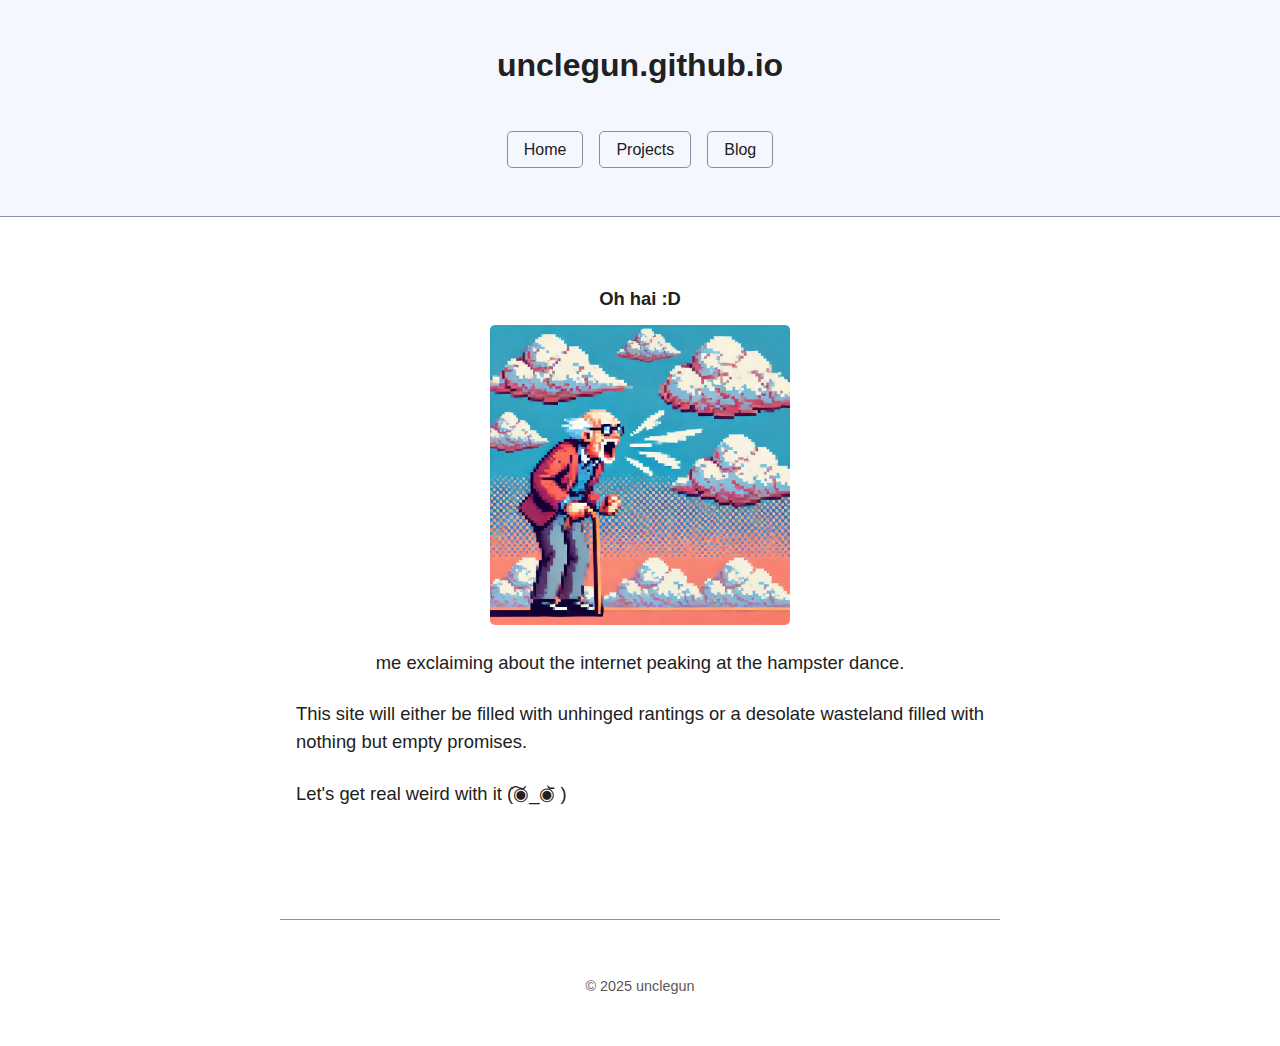
<file: index.html>
<!DOCTYPE html>
<html lang="en">
<head>
    <meta charset="UTF-8">
    <meta name="viewport" content="width=device-width, initial-scale=1.0">
    <title>home</title>
    <link rel="stylesheet" href="style.css">
</head>
<body>
    <header>
        <h3>unclegun.github.io</h3>
        <nav>
            <ul>
                <li><a href="index.html">Home</a></li>
                <li><a href="projects.html">Projects</a></li>
                <li><a href="blog.html">Blog</a></li>
            </ul>
        </nav>
    </header>

    <main>
        <section>
            <h2 class="p-intro">Oh hai :D</h2>
            <img class="img-home" src="img/old_man.png" alt="old">
            <p class="p-img">me exclaiming about the internet peaking at the hampster dance.</p>
            <p class="p-body">This site will either be filled with unhinged rantings or a desolate wasteland filled with nothing but empty promises.</p>
            <p class="p-body">Let's get real weird with it (͠◉_◉᷅ )</p>
        </section>
    </main>

    <footer>
        <p>&copy; 2025 unclegun</p>
    </footer>
</body>
</html>
</file>
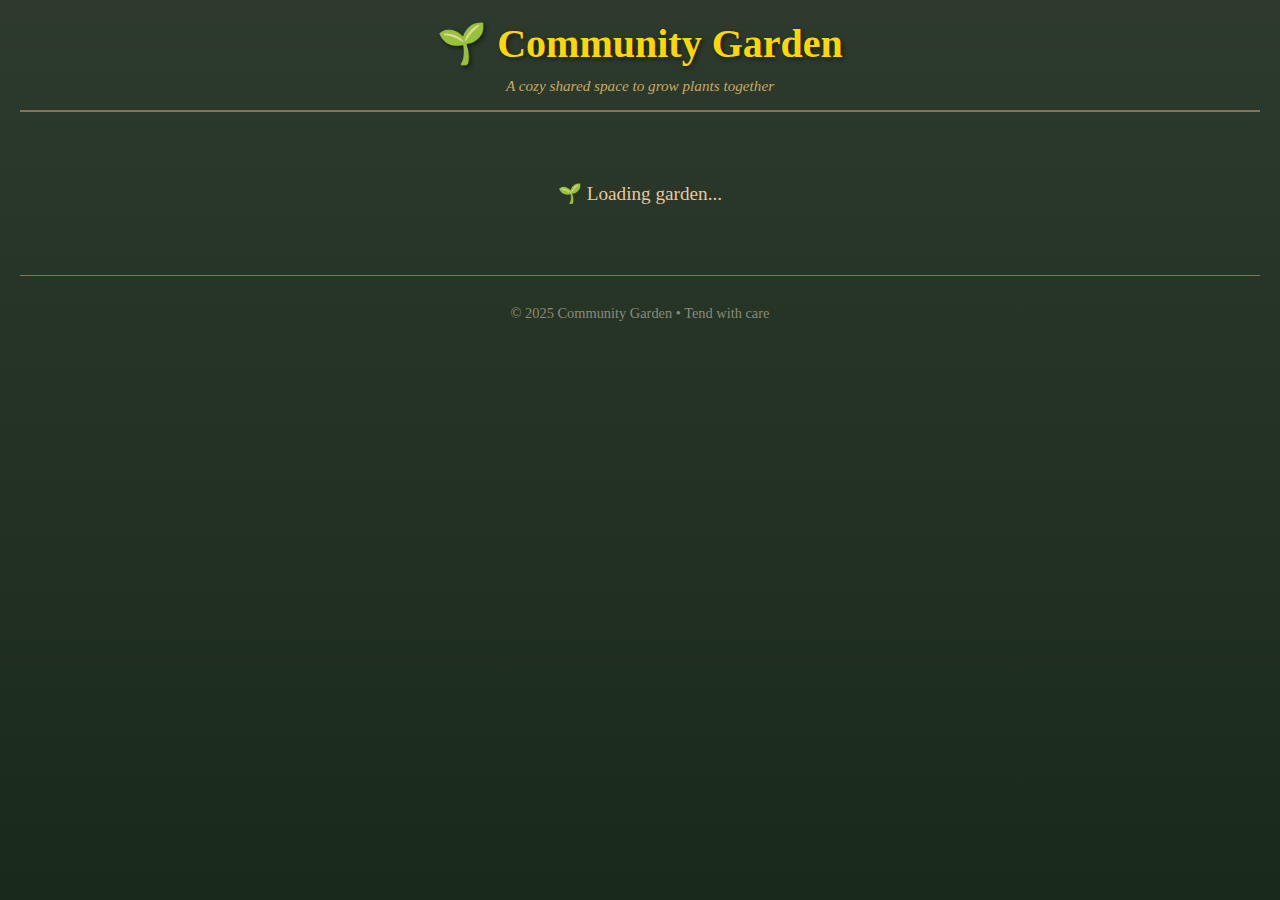
<file: garden/index.html>
<!DOCTYPE html>
<html lang="en">
<head>
    <meta charset="UTF-8">
    <meta name="viewport" content="width=device-width, initial-scale=1.0">
    <title>Community Garden</title>
    <link rel="stylesheet" href="styles.css">
</head>
<body>
    <header>
        <h1>🌱 Community Garden</h1>
        <p>A cozy shared space to grow plants together</p>
    </header>

    <main>
        <!-- Loading message -->
        <div id="loading-msg" style="text-align: center; padding: 40px; color: #e8c89f; font-size: 1.2rem;">
            🌱 Loading garden...
        </div>
    </main>

    <footer>
        <p>&copy; 2025 Community Garden • Tend with care</p>
    </footer>

    <!-- Scripts in order: utilities first, then app -->
    <script src="prng.js"></script>
    <script src="genes.js"></script>
    <script src="state.js"></script>
    <script src="net.js"></script>
    <script src="render.js"></script>
    <script src="app.js"></script>
</body>
</html>
</file>
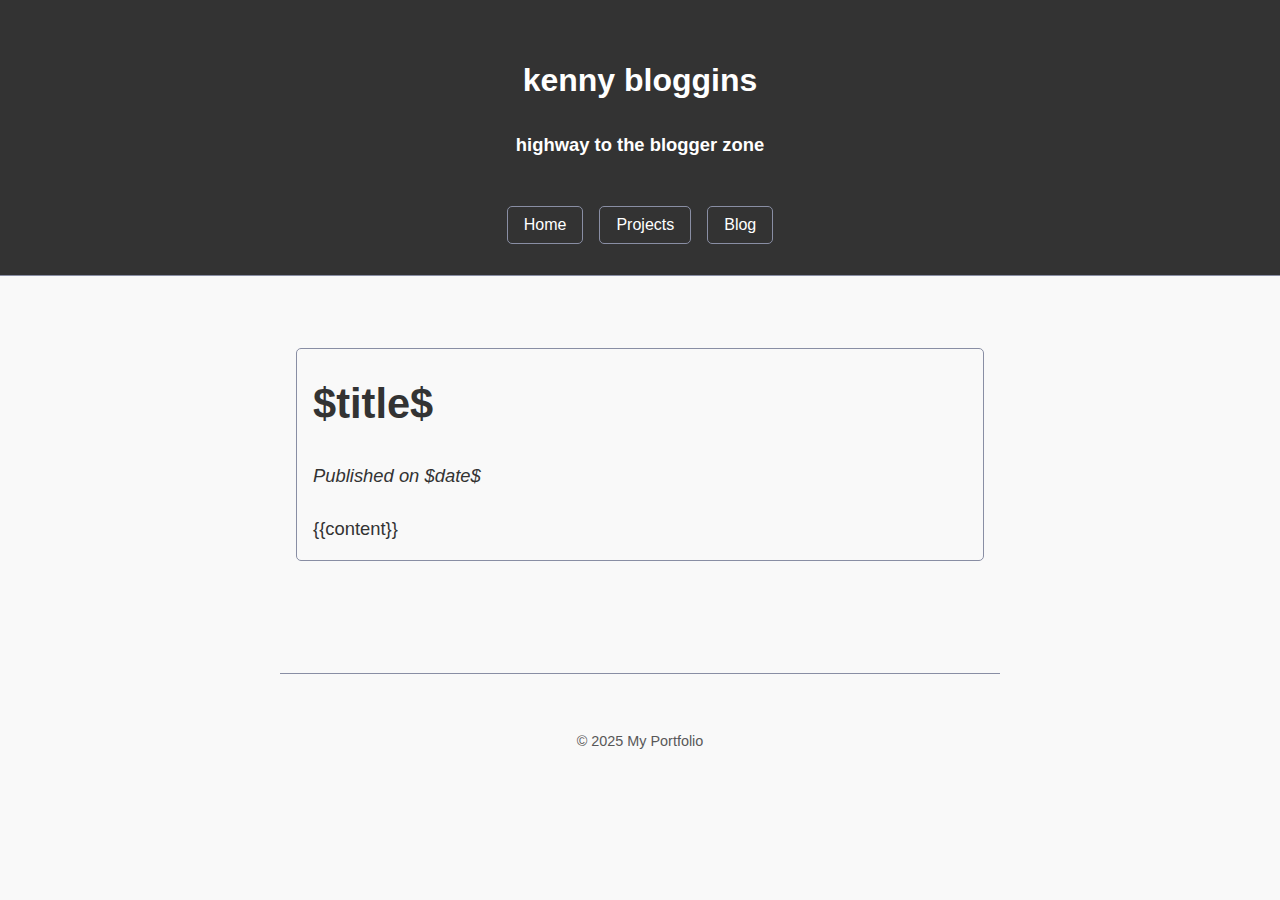
<file: blog-template.html>
<!DOCTYPE html>
<html lang="en">
<head>
    <meta charset="UTF-8">
    <meta name="viewport" content="width=device-width, initial-scale=1.0">
    <title>$title$</title>
    <link rel="stylesheet" href="../style.css">
</head>
<body class="blog-post">
    <header class="blog-header">
        <h3><a href="../index.html">kenny bloggins</a></h3>
        <h5>highway to the blogger zone</h5>
        <nav>
            <ul>
                <li><a href="../index.html">Home</a></li>
                <li><a href="../projects.html">Projects</a></li>
                <li><a href="../blog.html">Blog</a></li>
            </ul>
        </nav>
    </header>
    
    <main>
        <section>
            <article>
                <h2>$title$</h2>
                <p><em>Published on $date$</em></p>
                <div>
                    {{content}}
                </div>
            </article>
        </section>
    </main>
    
    <footer>
        <p>&copy; 2025 My Portfolio</p>
    </footer>
</body>
</html>
</file>
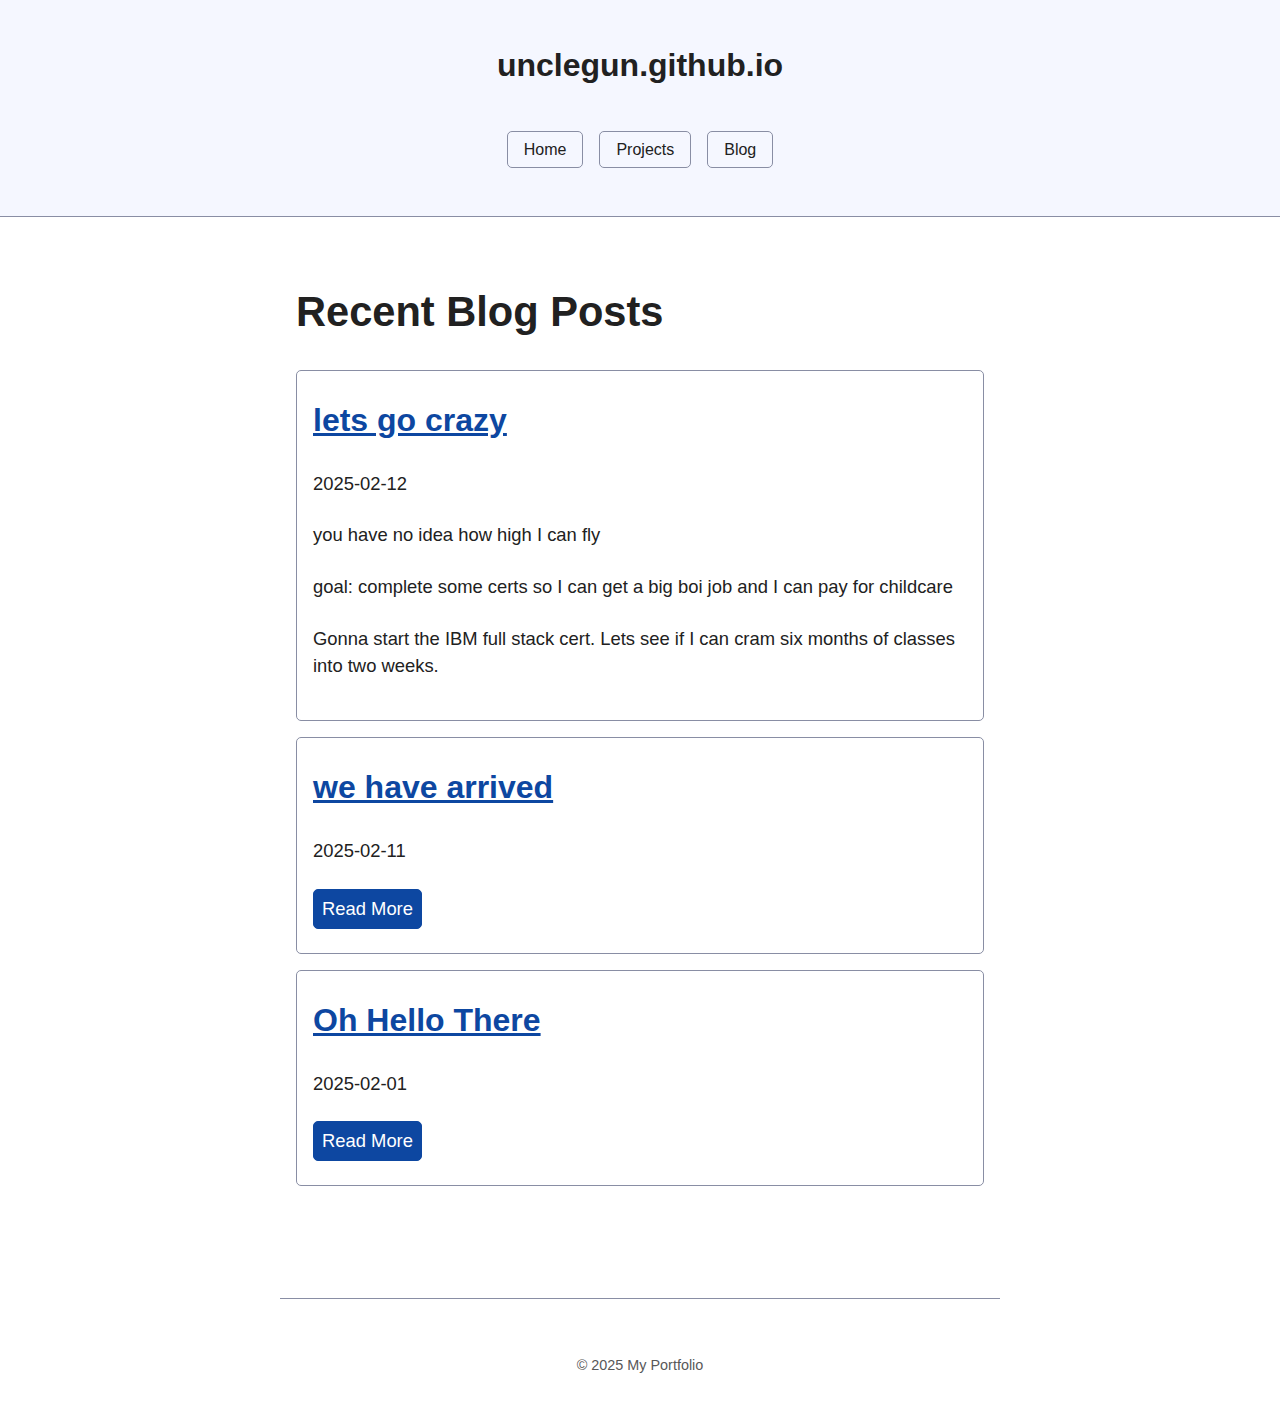
<file: blog.html>
<!DOCTYPE html>
<html lang="en">
<head>
    <meta charset="UTF-8">
    <meta name="viewport" content="width=device-width, initial-scale=1.0">
    <title>Blog</title>
    <link rel="stylesheet" href="style.css">
    <script defer src="script.js"></script>
</head>
<body>
    <header>
        <h3>unclegun.github.io</h3>
        <nav>
            <ul>
                <li><a href="index.html">Home</a></li>
                <li><a href="projects.html">Projects</a></li>
                <li><a href="blog.html">Blog</a></li>
            </ul>
        </nav>
    </header>

    <main>
        <section>
            <h2>Recent Blog Posts</h2>
            <div id="blog-posts">
                <!-- Blog posts will be dynamically loaded here -->
            </div>
        </section>
    </main>

    <footer>
        <p>&copy; 2025 My Portfolio</p>
    </footer>
</body>
</html>
</file>
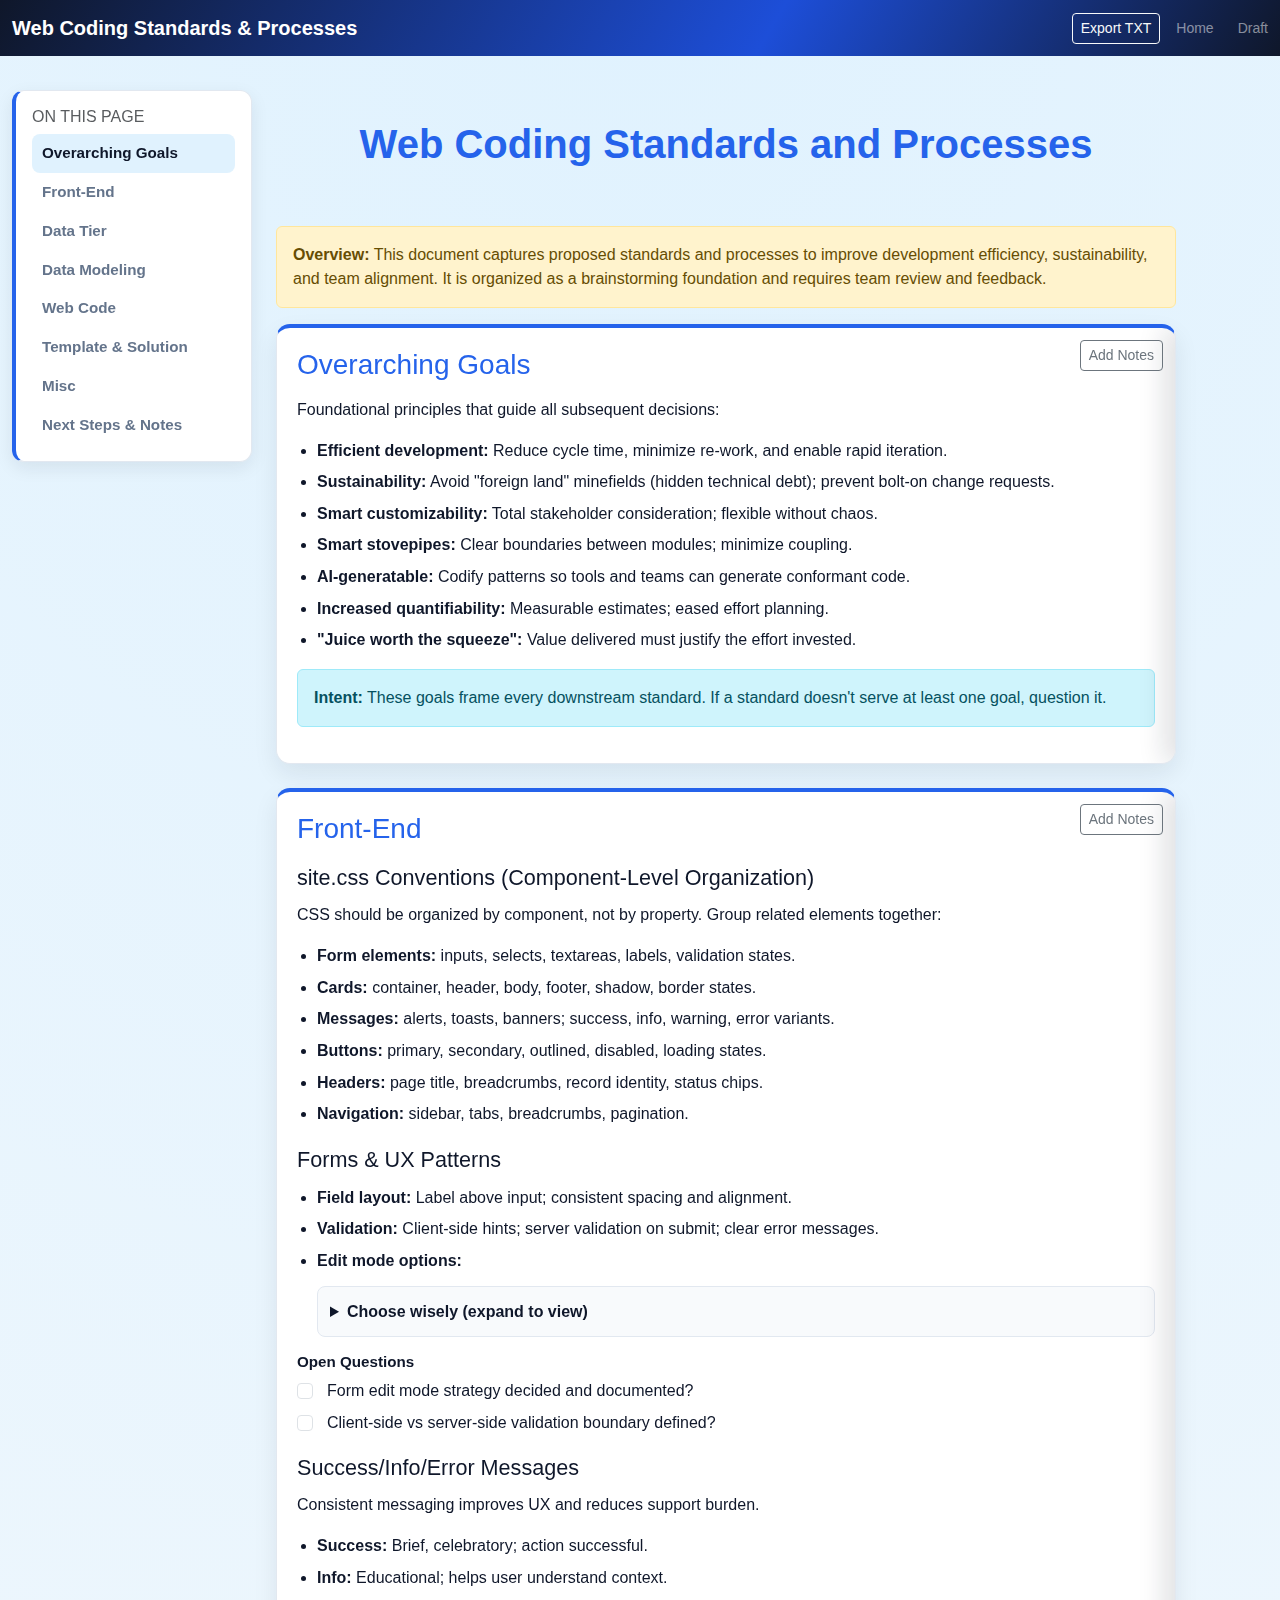
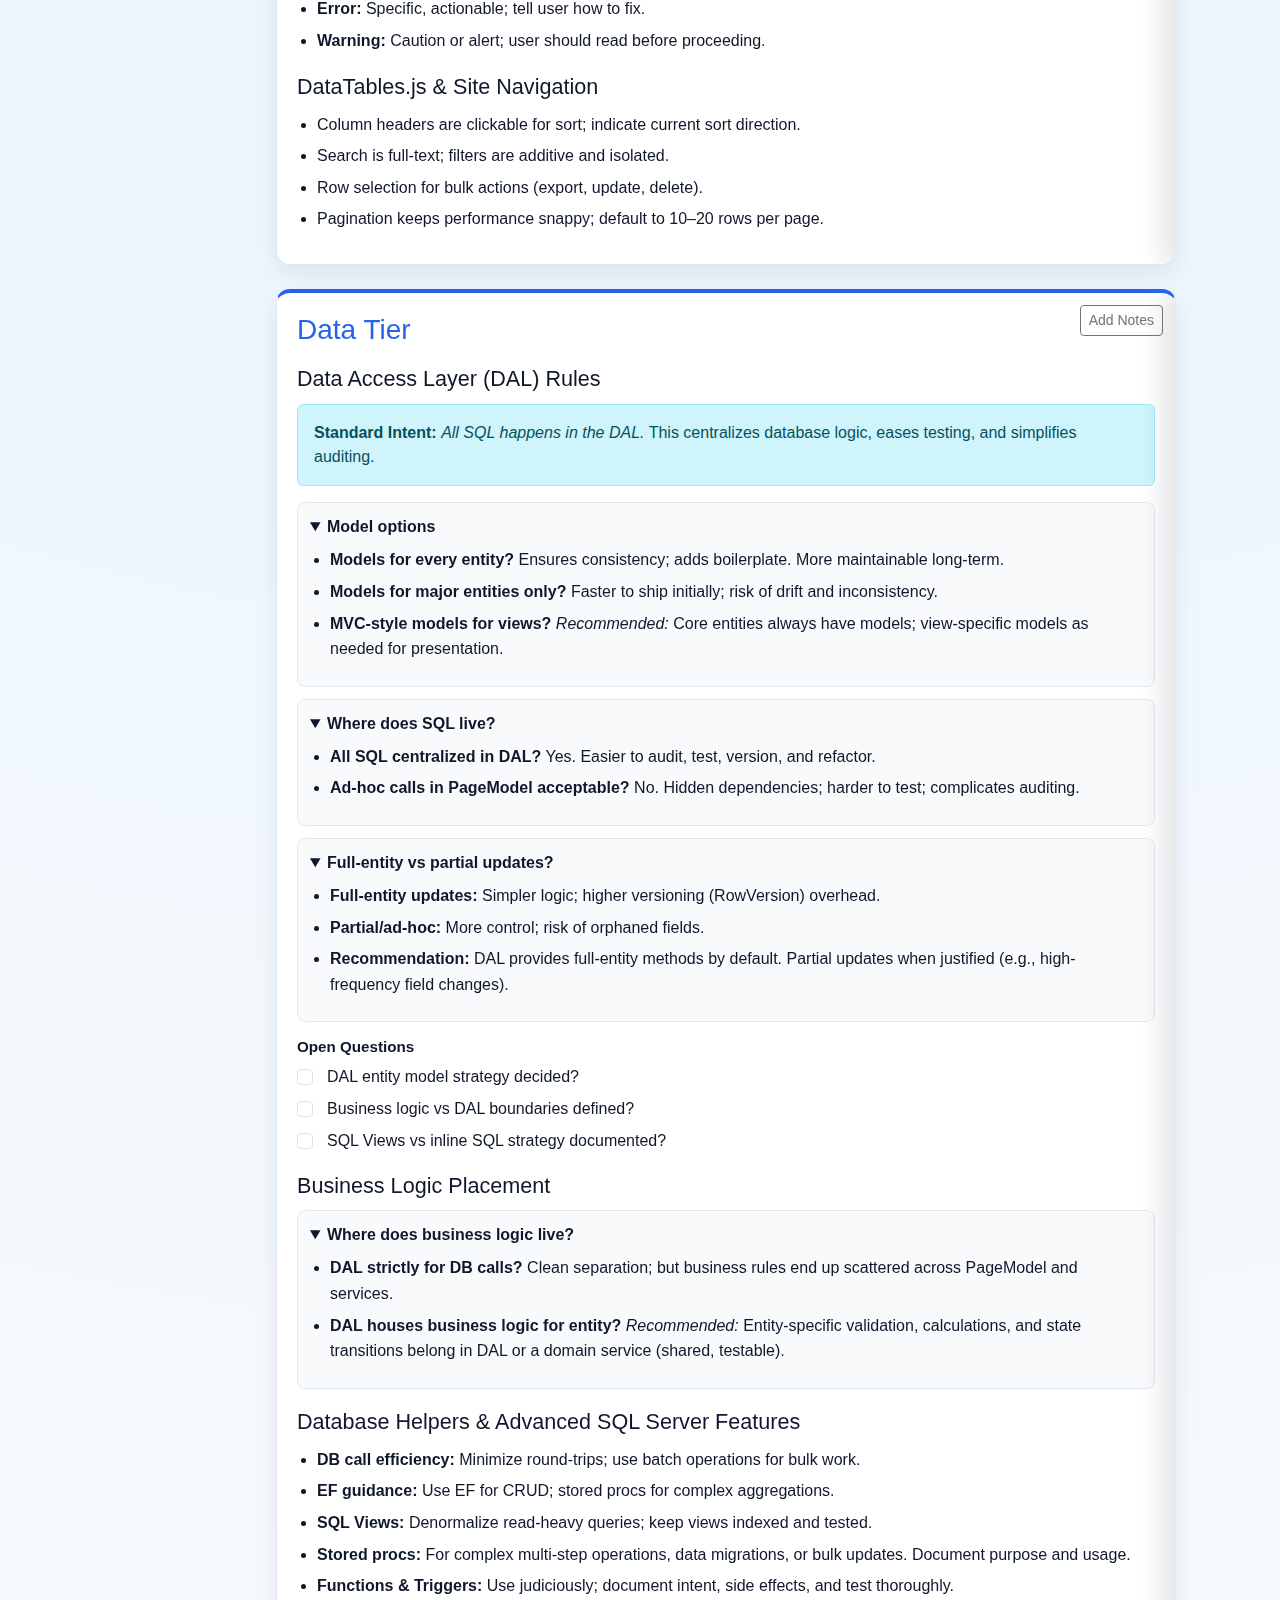
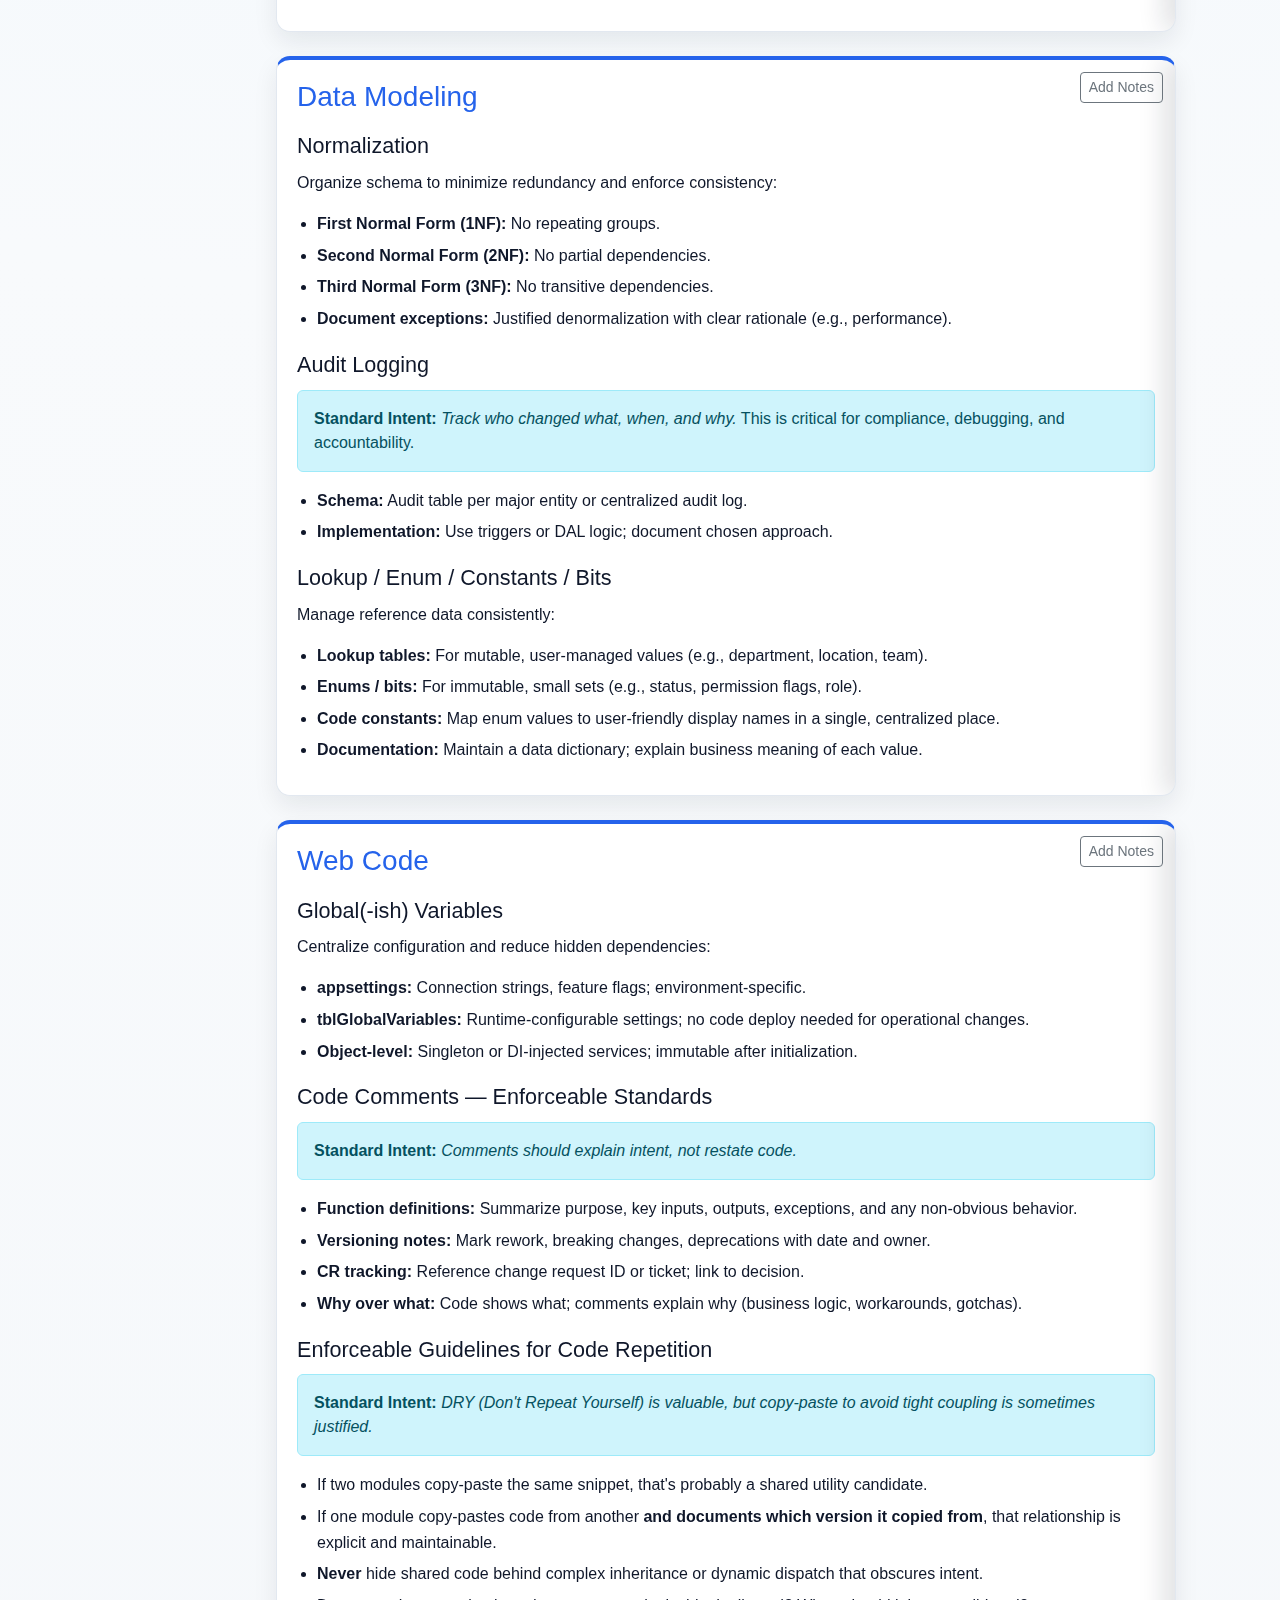
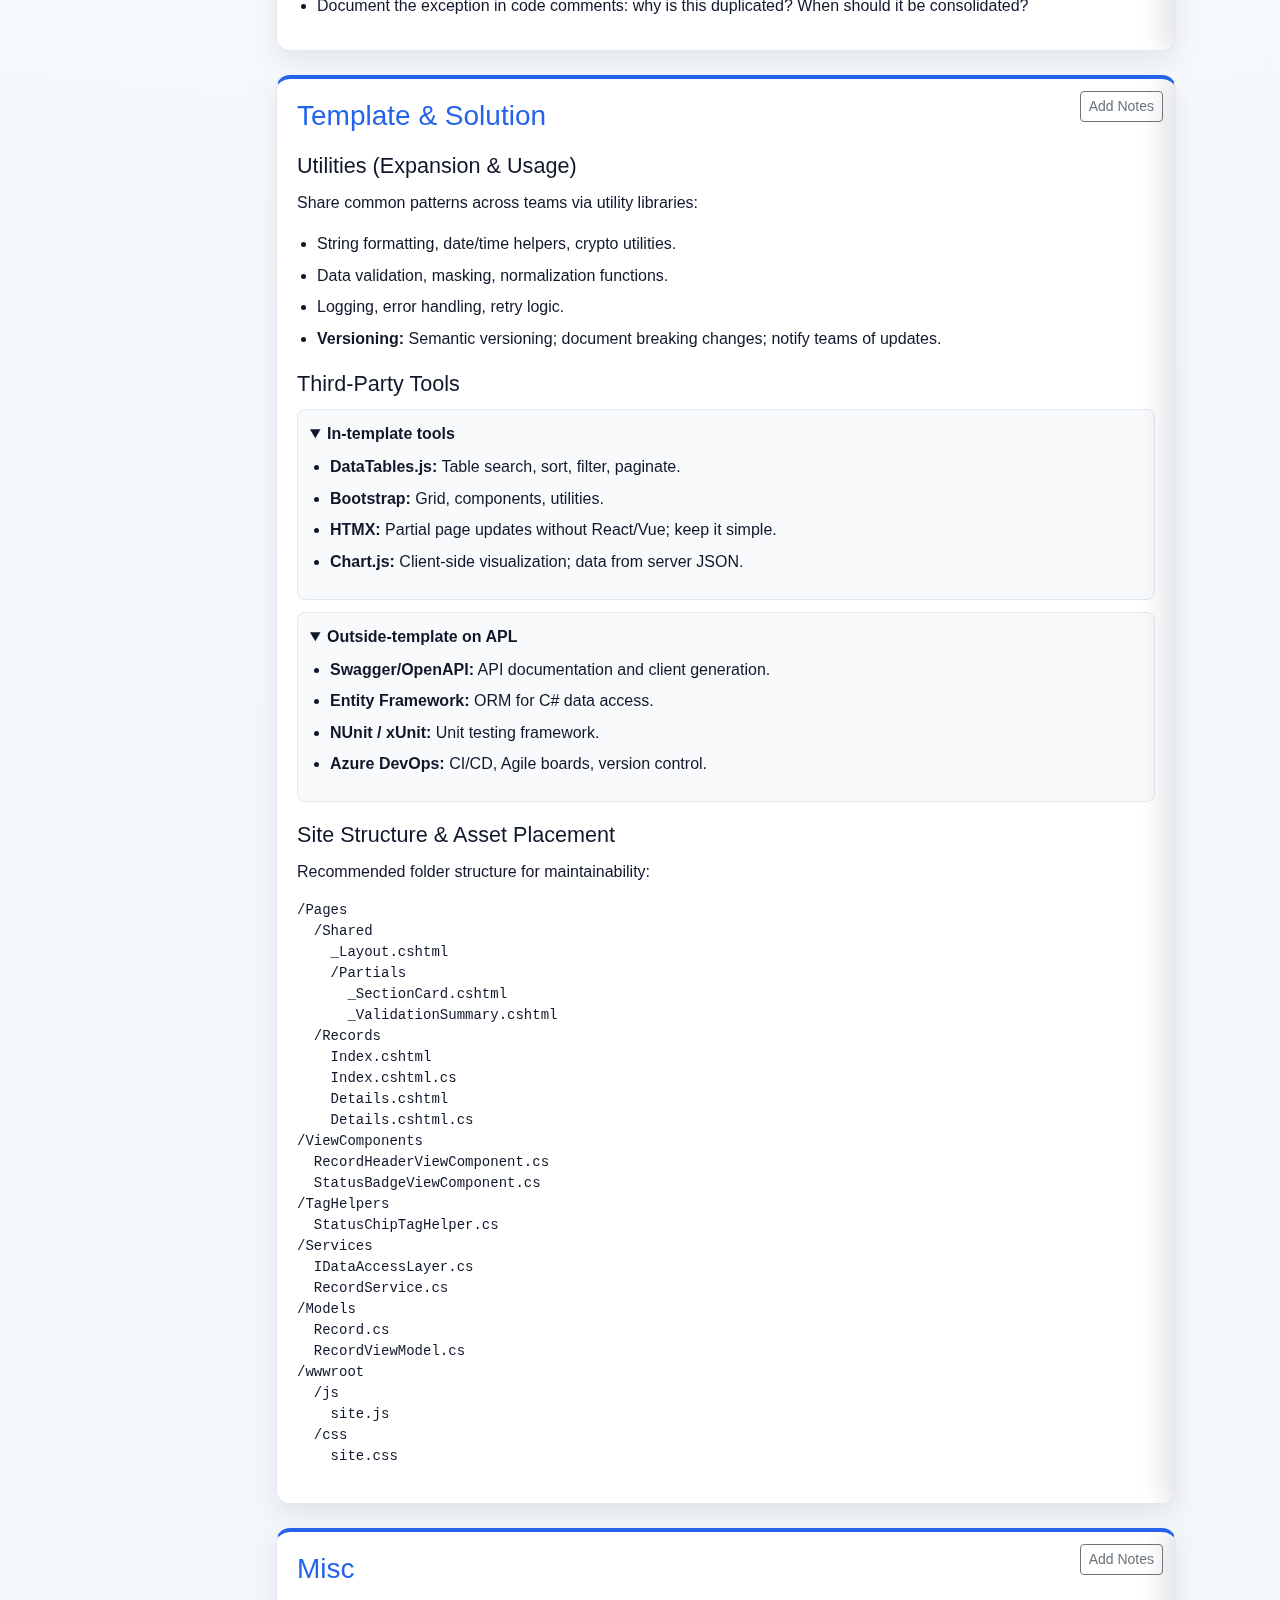
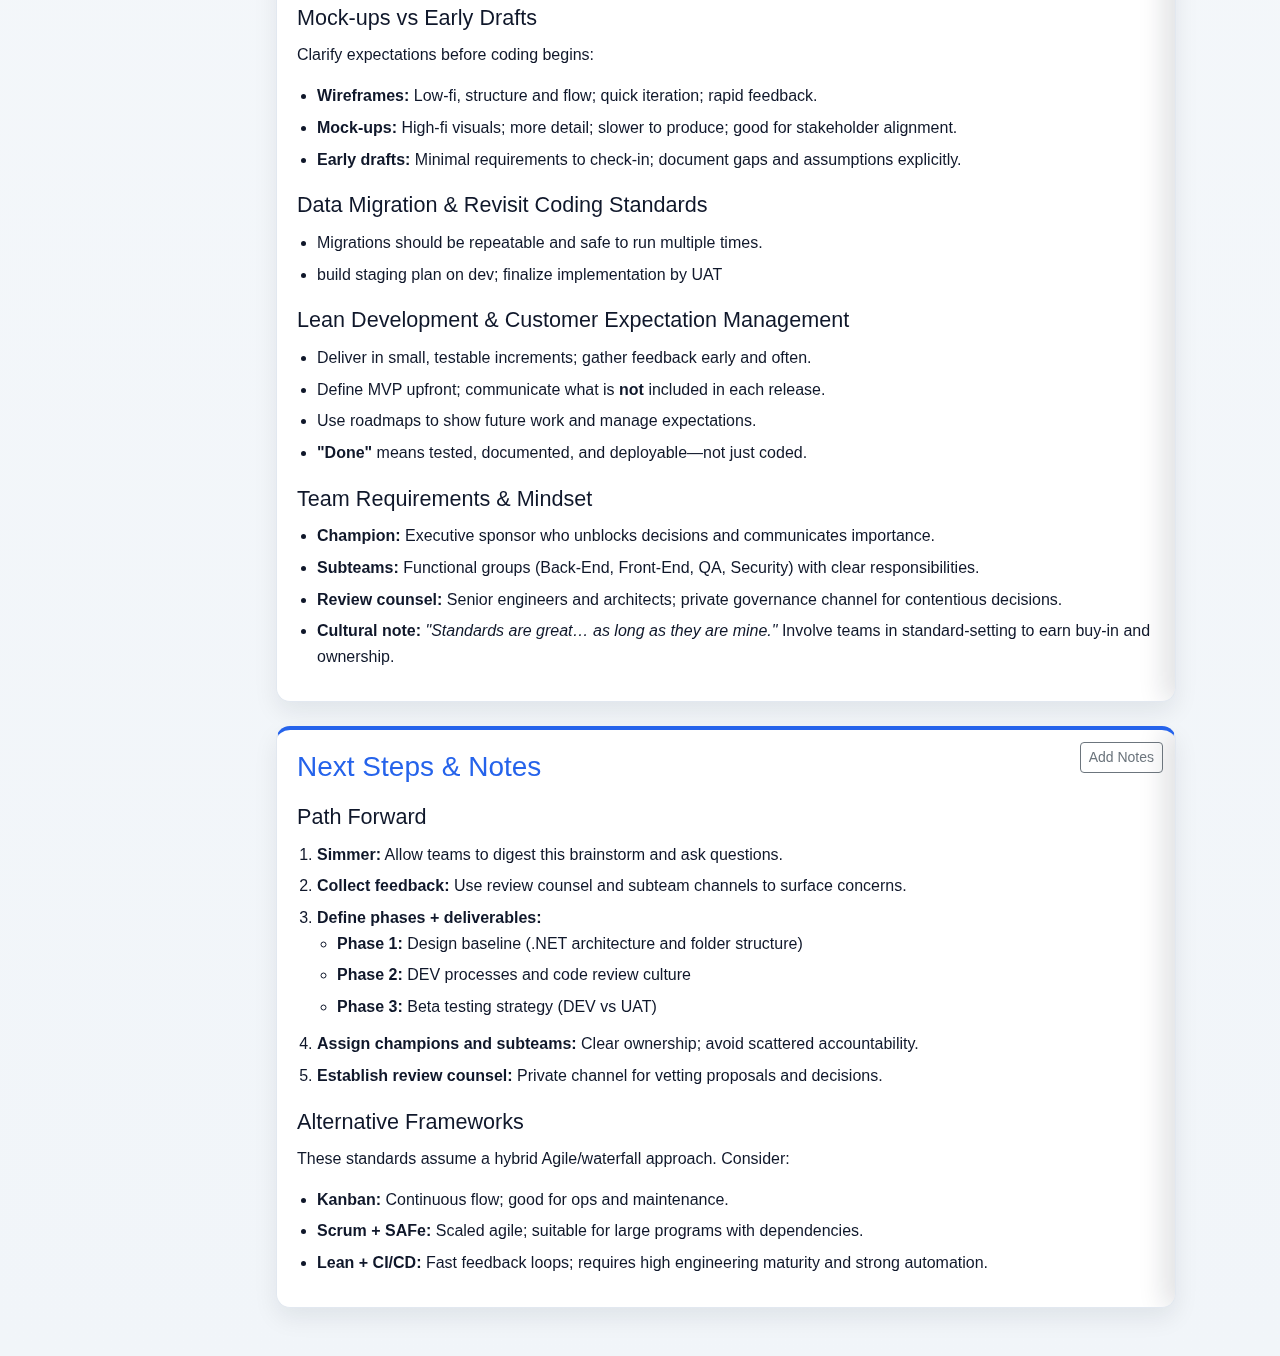
<file: coding-standards.html>
<!DOCTYPE html>
<html lang="en">
<head>
    <meta charset="UTF-8">
    <meta name="viewport" content="width=device-width, initial-scale=1.0">
    <title>Web Coding Standards &amp; Processes</title>

    <link href="https://cdn.jsdelivr.net/npm/bootstrap@5.3.2/dist/css/bootstrap.min.css" rel="stylesheet">

    <style>
        :root {
            --ink: #0f172a;
            --muted: #64748b;
            --surface: #ffffff;
            --shell: #f8fafc;
            --accent: #2563eb;
            --accent-soft: #e0f2fe;
            --accent-2: #14b8a6;
            --accent-3: #f97316;
            --warning: #f59e0b;
            --success: #10b981;
            --danger: #ef4444;
        }

        body {
            background: radial-gradient(circle at top, #e0f2fe 0%, var(--shell) 45%, #f1f5f9 100%);
            color: var(--ink);
            font-family: "Segoe UI", Tahoma, Geneva, Verdana, sans-serif;
        }

        .navbar {
            background: linear-gradient(120deg, #0f172a 0%, #1d4ed8 60%, #0f172a 100%) !important;
        }

        .app-shell {
            display: grid;
            grid-template-columns: 240px 1fr;
            gap: 24px;
            align-items: start;
            padding-right: 16px;
        }

        .playbook-nav {
            position: sticky;
            top: 90px;
            background: var(--surface);
            border: 1px solid #e2e8f0;
            border-radius: 12px;
            padding: 16px;
            border-left: 4px solid var(--accent);
            box-shadow: 0 6px 18px rgba(15, 23, 42, 0.08);
        }

        .playbook-nav .nav-link {
            color: var(--muted);
            font-weight: 600;
            border-radius: 8px;
            padding: 8px 10px;
            font-size: 0.95rem;
            text-decoration: none;
            display: block;
        }

        .playbook-nav .nav-link:hover {
            color: var(--ink);
            background: #f1f5f9;
        }

        .playbook-nav .nav-link.active {
            color: var(--ink);
            background: var(--accent-soft);
        }

        .standard-card {
            background: var(--surface);
            border: 1px solid #e2e8f0;
            border-top: 4px solid var(--accent);
            border-radius: 14px;
            padding: 20px;
            margin-bottom: 24px;
            box-shadow: 0 10px 24px rgba(15, 23, 42, 0.08);
            position: relative;
            overflow: hidden;
        }

        .standard-card:hover {
            transform: translateY(-2px);
            box-shadow: 0 16px 30px rgba(15, 23, 42, 0.12);
            transition: box-shadow 0.2s ease, transform 0.2s ease;
        }

        .standard-card h2 {
            font-size: 1.75rem;
            margin-bottom: 16px;
            color: var(--accent);
        }

        .standard-card h3 {
            font-size: 1.35rem;
            margin-bottom: 12px;
            color: var(--ink);
            margin-top: 20px;
        }

        .standard-card h4 {
            font-size: 1rem;
            font-weight: 600;
            color: var(--ink);
            margin-bottom: 8px;
            margin-top: 12px;
        }

        .standard-card h5 {
            font-size: 0.95rem;
            font-weight: 600;
            color: var(--ink);
            margin-top: 16px;
            margin-bottom: 8px;
        }

        .standard-card ul, .standard-card ol {
            margin-bottom: 12px;
            padding-left: 20px;
        }

        .standard-card li {
            margin-bottom: 6px;
            line-height: 1.6;
        }

        details {
            margin: 12px 0;
            padding: 12px;
            background: #f8fafc;
            border: 1px solid #e2e8f0;
            border-radius: 8px;
            cursor: pointer;
        }

        details summary {
            font-weight: 600;
            color: var(--ink);
            outline: none;
            padding: 0;
        }

        details summary:hover {
            color: var(--accent);
        }

        details > *:not(summary) {
            margin-top: 12px;
        }

        details ul, details ol {
            margin: 8px 0 0 0;
        }

        .form-check {
            margin: 8px 0;
        }

        .form-check-label {
            margin-left: 6px;
        }

        .page-header {
            text-align: center;
            padding: 40px 20px 20px;
            margin-bottom: 30px;
        }

        .page-header h1 {
            font-size: 2.5rem;
            color: var(--accent);
            margin-bottom: 8px;
            font-weight: 700;
        }

        .page-header .meta {
            color: var(--muted);
            font-size: 0.95rem;
            margin: 4px 0;
        }

        .page-header .status-line {
            color: var(--muted);
            font-size: 0.9rem;
            margin-top: 12px;
            font-style: italic;
        }

        .content-wrapper {
            max-width: 900px;
        }

        .btn,
        .form-control,
        .form-select,
        .playbook-nav .nav-link,
        .standard-card {
            transition: box-shadow 0.2s ease, border-color 0.2s ease, transform 0.2s ease;
        }

        .btn:hover {
            transform: translateY(-1px);
        }

        .form-control:focus,
        .form-select:focus {
            border-color: #93c5fd;
            box-shadow: 0 0 0 0.2rem rgba(37, 99, 235, 0.16);
        }

        .alert {
            margin-bottom: 16px;
        }

        code {
            background: #f1f5f9;
            padding: 2px 6px;
            border-radius: 4px;
            font-family: "Courier New", monospace;
            font-size: 0.9em;
            color: #e74c3c;
        }

        @media (max-width: 1200px) {
            .app-shell {
                grid-template-columns: 1fr;
            }

            .playbook-nav {
                position: static;
                margin-bottom: 20px;
            }
        }

        @media (max-width: 768px) {
            .app-shell {
                padding-right: 8px;
            }

            .playbook-nav {
                padding: 12px;
            }

            .standard-card {
                padding: 16px;
            }

            .standard-card h2 {
                font-size: 1.5rem;
            }

            .page-header {
                padding: 30px 16px 16px;
            }

            .page-header h1 {
                font-size: 2rem;
            }
        }

        @media (max-width: 576px) {
            .page-header {
                padding: 24px 16px 12px;
            }

            .page-header h1 {
                font-size: 1.5rem;
            }

            .standard-card {
                padding: 12px;
                margin-bottom: 16px;
            }

            .standard-card h3 {
                font-size: 1.15rem;
            }

            details {
                padding: 8px;
                margin: 8px 0;
            }
        }

        .page-footer {
            text-align: center;
            color: var(--muted);
            font-size: 0.9rem;
            margin-top: 40px;
            padding: 20px;
            border-top: 1px solid #e2e8f0;
        }

        .notes-toggle {
            position: absolute;
            top: 12px;
            right: 12px;
            z-index: 3;
        }

        .notes-drawer {
            position: absolute;
            top: 0;
            right: 0;
            height: 100%;
            width: 320px;
            background: #ffffff;
            border-left: 1px solid #e2e8f0;
            box-shadow: -12px 0 24px rgba(15, 23, 42, 0.12);
            padding: 16px;
            display: flex;
            flex-direction: column;
            gap: 12px;
            transform: translateX(100%);
            transition: transform 0.25s ease;
            z-index: 2;
            overflow-y: auto;
        }

        .standard-card.notes-open {
            overflow: visible;
        }

        .standard-card.notes-open .notes-drawer {
            transform: translateX(0);
        }

        .standard-card.notes-open .notes-toggle {
            opacity: 0;
            pointer-events: none;
        }

        .notes-header {
            display: flex;
            align-items: center;
            justify-content: space-between;
            padding-bottom: 8px;
            border-bottom: 1px solid #e2e8f0;
        }

        .notes-header strong {
            color: var(--ink);
        }

        .notes-input-area {
            display: flex;
            flex-direction: column;
            gap: 8px;
        }

        .notes-textarea {
            border: 1px solid #e2e8f0;
            border-radius: 8px;
            padding: 8px;
            font-family: "Courier New", monospace;
            font-size: 0.85rem;
            resize: vertical;
            min-height: 100px;
        }

        .notes-textarea:focus {
            outline: none;
            border-color: var(--accent);
            box-shadow: 0 0 0 0.2rem rgba(37, 99, 235, 0.16);
        }

        .notes-button-group {
            display: flex;
            gap: 6px;
        }

        .notes-button-group button {
            flex: 1;
            padding: 6px 10px;
            font-size: 0.85rem;
            border: 1px solid #e2e8f0;
            border-radius: 6px;
            background: transparent;
            color: var(--ink);
            cursor: pointer;
            transition: all 0.2s ease;
        }

        .notes-button-group button:hover {
            background: #f1f5f9;
            border-color: var(--accent);
        }

        .notes-button-group button.save {
            background: var(--accent);
            color: white;
            border-color: var(--accent);
        }

        .notes-button-group button.save:hover {
            background: #1d4ed8;
        }

        .export-section {
            display: flex;
            gap: 8px;
            align-items: center;
            margin-bottom: 12px;
        }
    </style>
</head>
<body data-bs-spy="scroll" data-bs-target="#playbookSidebar" data-bs-offset="120" tabindex="0">
    <nav class="navbar navbar-expand-lg navbar-dark bg-dark sticky-top">
        <div class="container-fluid">
            <span class="navbar-brand fw-semibold">Web Coding Standards &amp; Processes</span>
            <div class="d-flex align-items-center gap-3 ms-auto">
                <button type="button" class="btn btn-outline-light btn-sm" id="exportButton" title="Export page with notes to Word">
                    Export TXT
                </button>
                <a href="index.html" class="text-white-50 text-decoration-none small me-2">Home</a>
                <span class="text-white-50 small">Draft</span>
            </div>
        </div>
    </nav>

    <div class="container-fluid my-4">
        <div class="app-shell">
            <!-- Sticky Table of Contents Sidebar -->
            <aside class="playbook-nav" id="playbookSidebar">
                <h6 class="text-uppercase text-muted">On this page</h6>
                <nav class="nav flex-column">
                    <a class="nav-link" href="#overarching-goals">Overarching Goals</a>
                    <a class="nav-link" href="#front-end">Front-End</a>
                    <a class="nav-link" href="#data-tier">Data Tier</a>
                    <a class="nav-link" href="#data-modeling">Data Modeling</a>
                    <a class="nav-link" href="#web-code">Web Code</a>
                    <a class="nav-link" href="#template-solution">Template &amp; Solution</a>
                    <a class="nav-link" href="#misc">Misc</a>
                    <a class="nav-link" href="#next-steps">Next Steps &amp; Notes</a>
                </nav>
            </aside>

            <!-- Main Content -->
            <main class="content-wrapper">
                <!-- Page Header -->
                <div class="page-header">
                    <h1>Web Coding Standards and Processes</h1>
                </div>

                <div class="alert alert-warning" role="alert">
                    <strong>Overview:</strong> This document captures proposed standards and processes to improve development efficiency, sustainability, and team alignment. It is organized as a brainstorming foundation and requires team review and feedback.
                </div>

                <!-- SECTION 1: Overarching Goals -->
                <section class="standard-card" id="overarching-goals">
                    <h2>Overarching Goals</h2>
                    <p>Foundational principles that guide all subsequent decisions:</p>
                    <ul>
                        <li><strong>Efficient development:</strong> Reduce cycle time, minimize re-work, and enable rapid iteration.</li>
                        <li><strong>Sustainability:</strong> Avoid "foreign land" minefields (hidden technical debt); prevent bolt-on change requests.</li>
                        <li><strong>Smart customizability:</strong> Total stakeholder consideration; flexible without chaos.</li>
                        <li><strong>Smart stovepipes:</strong> Clear boundaries between modules; minimize coupling.</li>
                        <li><strong>AI-generatable:</strong> Codify patterns so tools and teams can generate conformant code.</li>
                        <li><strong>Increased quantifiability:</strong> Measurable estimates; eased effort planning.</li>
                        <li><strong>"Juice worth the squeeze":</strong> Value delivered must justify the effort invested.</li>
                    </ul>
                    <div class="alert alert-info mt-3" role="alert">
                        <strong>Intent:</strong> These goals frame every downstream standard. If a standard doesn't serve at least one goal, question it.
                    </div>
                </section>

                <!-- SECTION 2: Front-End -->
                <section class="standard-card" id="front-end">
                    <h2>Front-End</h2>

                    <h3>site.css Conventions (Component-Level Organization)</h3>
                    <p>CSS should be organized by component, not by property. Group related elements together:</p>
                    <ul>
                        <li><strong>Form elements:</strong> inputs, selects, textareas, labels, validation states.</li>
                        <li><strong>Cards:</strong> container, header, body, footer, shadow, border states.</li>
                        <li><strong>Messages:</strong> alerts, toasts, banners; success, info, warning, error variants.</li>
                        <li><strong>Buttons:</strong> primary, secondary, outlined, disabled, loading states.</li>
                        <li><strong>Headers:</strong> page title, breadcrumbs, record identity, status chips.</li>
                        <li><strong>Navigation:</strong> sidebar, tabs, breadcrumbs, pagination.</li>
                    </ul>

                    <h3>Forms &amp; UX Patterns</h3>
                    <ul>
                        <li><strong>Field layout:</strong> Label above input; consistent spacing and alignment.</li>
                        <li><strong>Validation:</strong> Client-side hints; server validation on submit; clear error messages.</li>
                        <li><strong>Edit mode options:</strong>
                            <details>
                                <summary>Choose wisely (expand to view)</summary>
                                <ul>
                                    <li><strong>Modal:</strong> For small, focused edits; interrupts flow; good for confirmations.</li>
                                    <li><strong>Inline partial:</strong> For quick changes within context; minimal page reload.</li>
                                    <li><strong>Separate page:</strong> For complex, multi-step edits; auditable journey.</li>
                                </ul>
                            </details>
                        </li>
                    </ul>

                    <h5>Open Questions</h5>
                    <div class="form-check">
                        <input class="form-check-input" type="checkbox" id="feq1">
                        <label class="form-check-label" for="feq1">Form edit mode strategy decided and documented?</label>
                    </div>
                    <div class="form-check">
                        <input class="form-check-input" type="checkbox" id="feq2">
                        <label class="form-check-label" for="feq2">Client-side vs server-side validation boundary defined?</label>
                    </div>

                    <h3>Success/Info/Error Messages</h3>
                    <p>Consistent messaging improves UX and reduces support burden.</p>
                    <ul>
                        <li><strong>Success:</strong> Brief, celebratory; action successful.</li>
                        <li><strong>Info:</strong> Educational; helps user understand context.</li>
                        <li><strong>Error:</strong> Specific, actionable; tell user how to fix.</li>
                        <li><strong>Warning:</strong> Caution or alert; user should read before proceeding.</li>
                    </ul>

                    <h3>DataTables.js &amp; Site Navigation</h3>
                    <ul>
                        <li>Column headers are clickable for sort; indicate current sort direction.</li>
                        <li>Search is full-text; filters are additive and isolated.</li>
                        <li>Row selection for bulk actions (export, update, delete).</li>
                        <li>Pagination keeps performance snappy; default to 10–20 rows per page.</li>
                    </ul>
                </section>

                <!-- SECTION 3: Data Tier -->
                <section class="standard-card" id="data-tier">
                    <h2>Data Tier</h2>

                    <h3>Data Access Layer (DAL) Rules</h3>
                    <div class="alert alert-info" role="alert">
                        <strong>Standard Intent:</strong> <em>All SQL happens in the DAL.</em> This centralizes database logic, eases testing, and simplifies auditing.
                    </div>

                    <details open>
                        <summary><strong>Model options</strong></summary>
                        <ul>
                            <li><strong>Models for every entity?</strong> Ensures consistency; adds boilerplate. More maintainable long-term.</li>
                            <li><strong>Models for major entities only?</strong> Faster to ship initially; risk of drift and inconsistency.</li>
                            <li><strong>MVC-style models for views?</strong> <em>Recommended:</em> Core entities always have models; view-specific models as needed for presentation.</li>
                        </ul>
                    </details>

                    <details open>
                        <summary><strong>Where does SQL live?</strong></summary>
                        <ul>
                            <li><strong>All SQL centralized in DAL?</strong> Yes. Easier to audit, test, version, and refactor.</li>
                            <li><strong>Ad-hoc calls in PageModel acceptable?</strong> No. Hidden dependencies; harder to test; complicates auditing.</li>
                        </ul>
                    </details>

                    <details open>
                        <summary><strong>Full-entity vs partial updates?</strong></summary>
                        <ul>
                            <li><strong>Full-entity updates:</strong> Simpler logic; higher versioning (RowVersion) overhead.</li>
                            <li><strong>Partial/ad-hoc:</strong> More control; risk of orphaned fields.</li>
                            <li><strong>Recommendation:</strong> DAL provides full-entity methods by default. Partial updates when justified (e.g., high-frequency field changes).</li>
                        </ul>
                    </details>

                    <h5>Open Questions</h5>
                    <div class="form-check">
                        <input class="form-check-input" type="checkbox" id="dtq1">
                        <label class="form-check-label" for="dtq1">DAL entity model strategy decided?</label>
                    </div>
                    <div class="form-check">
                        <input class="form-check-input" type="checkbox" id="dtq2">
                        <label class="form-check-label" for="dtq2">Business logic vs DAL boundaries defined?</label>
                    </div>
                    <div class="form-check">
                        <input class="form-check-input" type="checkbox" id="dtq3">
                        <label class="form-check-label" for="dtq3">SQL Views vs inline SQL strategy documented?</label>
                    </div>

                    <h3>Business Logic Placement</h3>
                    <details open>
                        <summary><strong>Where does business logic live?</strong></summary>
                        <ul>
                            <li><strong>DAL strictly for DB calls?</strong> Clean separation; but business rules end up scattered across PageModel and services.</li>
                            <li><strong>DAL houses business logic for entity?</strong> <em>Recommended:</em> Entity-specific validation, calculations, and state transitions belong in DAL or a domain service (shared, testable).</li>
                        </ul>
                    </details>

                    <h3>Database Helpers &amp; Advanced SQL Server Features</h3>
                    <ul>
                        <li><strong>DB call efficiency:</strong> Minimize round-trips; use batch operations for bulk work.</li>
                        <li><strong>EF guidance:</strong> Use EF for CRUD; stored procs for complex aggregations.</li>
                        <li><strong>SQL Views:</strong> Denormalize read-heavy queries; keep views indexed and tested.</li>
                        <li><strong>Stored procs:</strong> For complex multi-step operations, data migrations, or bulk updates. Document purpose and usage.</li>
                        <li><strong>Functions &amp; Triggers:</strong> Use judiciously; document intent, side effects, and test thoroughly.</li>
                    </ul>
                </section>

                <!-- SECTION 4: Data Modeling -->
                <section class="standard-card" id="data-modeling">
                    <h2>Data Modeling</h2>

                    <h3>Normalization</h3>
                    <p>Organize schema to minimize redundancy and enforce consistency:</p>
                    <ul>
                        <li><strong>First Normal Form (1NF):</strong> No repeating groups.</li>
                        <li><strong>Second Normal Form (2NF):</strong> No partial dependencies.</li>
                        <li><strong>Third Normal Form (3NF):</strong> No transitive dependencies.</li>
                        <li><strong>Document exceptions:</strong> Justified denormalization with clear rationale (e.g., performance).</li>
                    </ul>

                    <h3>Audit Logging</h3>
                    <div class="alert alert-info" role="alert">
                        <strong>Standard Intent:</strong> <em>Track who changed what, when, and why.</em> This is critical for compliance, debugging, and accountability.
                    </div>
                    <ul>
                        <li><strong>Schema:</strong> Audit table per major entity or centralized audit log.</li>
                        <li><strong>Implementation:</strong> Use triggers or DAL logic; document chosen approach.</li>
                    </ul>

                    <h3>Lookup / Enum / Constants / Bits</h3>
                    <p>Manage reference data consistently:</p>
                    <ul>
                        <li><strong>Lookup tables:</strong> For mutable, user-managed values (e.g., department, location, team).</li>
                        <li><strong>Enums / bits:</strong> For immutable, small sets (e.g., status, permission flags, role).</li>
                        <li><strong>Code constants:</strong> Map enum values to user-friendly display names in a single, centralized place.</li>
                        <li><strong>Documentation:</strong> Maintain a data dictionary; explain business meaning of each value.</li>
                    </ul>
                </section>

                <!-- SECTION 5: Web Code -->
                <section class="standard-card" id="web-code">
                    <h2>Web Code</h2>

                    <h3>Global(-ish) Variables</h3>
                    <p>Centralize configuration and reduce hidden dependencies:</p>
                    <ul>
                        <li><strong>appsettings:</strong> Connection strings, feature flags; environment-specific.</li>
                        <li><strong>tblGlobalVariables:</strong> Runtime-configurable settings; no code deploy needed for operational changes.</li>
                        <li><strong>Object-level:</strong> Singleton or DI-injected services; immutable after initialization.</li>
                    </ul>

                    <h3>Code Comments — Enforceable Standards</h3>
                    <div class="alert alert-info" role="alert">
                        <strong>Standard Intent:</strong> <em>Comments should explain intent, not restate code.</em>
                    </div>
                    <ul>
                        <li><strong>Function definitions:</strong> Summarize purpose, key inputs, outputs, exceptions, and any non-obvious behavior.</li>
                        <li><strong>Versioning notes:</strong> Mark rework, breaking changes, deprecations with date and owner.</li>
                        <li><strong>CR tracking:</strong> Reference change request ID or ticket; link to decision.</li>
                        <li><strong>Why over what:</strong> Code shows what; comments explain why (business logic, workarounds, gotchas).</li>
                    </ul>

                    <h3>Enforceable Guidelines for Code Repetition</h3>
                    <div class="alert alert-info" role="alert">
                        <strong>Standard Intent:</strong> <em>DRY (Don't Repeat Yourself) is valuable, but copy-paste to avoid tight coupling is sometimes justified.</em>
                    </div>
                    <ul>
                        <li>If two modules copy-paste the same snippet, that's probably a shared utility candidate.</li>
                        <li>If one module copy-pastes code from another <strong>and documents which version it copied from</strong>, that relationship is explicit and maintainable.</li>
                        <li><strong>Never</strong> hide shared code behind complex inheritance or dynamic dispatch that obscures intent.</li>
                        <li>Document the exception in code comments: why is this duplicated? When should it be consolidated?</li>
                    </ul>
                </section>

                <!-- SECTION 6: Template & Solution -->
                <section class="standard-card" id="template-solution">
                    <h2>Template &amp; Solution</h2>

                    <h3>Utilities (Expansion &amp; Usage)</h3>
                    <p>Share common patterns across teams via utility libraries:</p>
                    <ul>
                        <li>String formatting, date/time helpers, crypto utilities.</li>
                        <li>Data validation, masking, normalization functions.</li>
                        <li>Logging, error handling, retry logic.</li>
                        <li><strong>Versioning:</strong> Semantic versioning; document breaking changes; notify teams of updates.</li>
                    </ul>

                    <h3>Third-Party Tools</h3>
                    <details open>
                        <summary><strong>In-template tools</strong></summary>
                        <ul>
                            <li><strong>DataTables.js:</strong> Table search, sort, filter, paginate.</li>
                            <li><strong>Bootstrap:</strong> Grid, components, utilities.</li>
                            <li><strong>HTMX:</strong> Partial page updates without React/Vue; keep it simple.</li>
                            <li><strong>Chart.js:</strong> Client-side visualization; data from server JSON.</li>
                        </ul>
                    </details>

                    <details open>
                        <summary><strong>Outside-template on APL</strong></summary>
                        <ul>
                            <li><strong>Swagger/OpenAPI:</strong> API documentation and client generation.</li>
                            <li><strong>Entity Framework:</strong> ORM for C# data access.</li>
                            <li><strong>NUnit / xUnit:</strong> Unit testing framework.</li>
                            <li><strong>Azure DevOps:</strong> CI/CD, Agile boards, version control.</li>
                        </ul>
                    </details>

                    <h3>Site Structure &amp; Asset Placement</h3>
                    <p>Recommended folder structure for maintainability:</p>
                    <pre>/Pages
  /Shared
    _Layout.cshtml
    /Partials
      _SectionCard.cshtml
      _ValidationSummary.cshtml
  /Records
    Index.cshtml
    Index.cshtml.cs
    Details.cshtml
    Details.cshtml.cs
/ViewComponents
  RecordHeaderViewComponent.cs
  StatusBadgeViewComponent.cs
/TagHelpers
  StatusChipTagHelper.cs
/Services
  IDataAccessLayer.cs
  RecordService.cs
/Models
  Record.cs
  RecordViewModel.cs
/wwwroot
  /js
    site.js
  /css
    site.css</pre>
                </section>

                <!-- SECTION 7: Misc -->
                <section class="standard-card" id="misc">
                    <h2>Misc</h2>

                    <h3>Mock-ups vs Early Drafts</h3>
                    <p>Clarify expectations before coding begins:</p>
                    <ul>
                        <li><strong>Wireframes:</strong> Low-fi, structure and flow; quick iteration; rapid feedback.</li>
                        <li><strong>Mock-ups:</strong> High-fi visuals; more detail; slower to produce; good for stakeholder alignment.</li>
                        <li><strong>Early drafts:</strong> Minimal requirements to check-in; document gaps and assumptions explicitly.</li>
                    </ul>

                    <h3>Data Migration &amp; Revisit Coding Standards</h3>
                    <ul>
                        <li>Migrations should be repeatable and safe to run multiple times.</li>
                        <li>build staging plan on dev; finalize implementation by UAT</li>
                    </ul>

                    <h3>Lean Development &amp; Customer Expectation Management</h3>
                    <ul>
                        <li>Deliver in small, testable increments; gather feedback early and often.</li>
                        <li>Define MVP upfront; communicate what is <strong>not</strong> included in each release.</li>
                        <li>Use roadmaps to show future work and manage expectations.</li>
                        <li><strong>"Done"</strong> means tested, documented, and deployable—not just coded.</li>
                    </ul>

                    <h3>Team Requirements &amp; Mindset</h3>
                    <ul>
                        <li><strong>Champion:</strong> Executive sponsor who unblocks decisions and communicates importance.</li>
                        <li><strong>Subteams:</strong> Functional groups (Back-End, Front-End, QA, Security) with clear responsibilities.</li>
                        <li><strong>Review counsel:</strong> Senior engineers and architects; private governance channel for contentious decisions.</li>
                        <li><strong>Cultural note:</strong> <em>"Standards are great… as long as they are mine."</em> Involve teams in standard-setting to earn buy-in and ownership.</li>
                    </ul>
                </section>

                <!-- SECTION 8: Next Steps & Notes -->
                <section class="standard-card" id="next-steps">
                    <h2>Next Steps &amp; Notes</h2>

                    <h3>Path Forward</h3>
                    <ol>
                        <li><strong>Simmer:</strong> Allow teams to digest this brainstorm and ask questions.</li>
                        <li><strong>Collect feedback:</strong> Use review counsel and subteam channels to surface concerns.</li>
                        <li><strong>Define phases + deliverables:</strong>
                            <ul>
                                <li><strong>Phase 1:</strong> Design baseline (.NET architecture and folder structure)</li>
                                <li><strong>Phase 2:</strong> DEV processes and code review culture</li>
                                <li><strong>Phase 3:</strong> Beta testing strategy (DEV vs UAT)</li>
                            </ul>
                        </li>
                        <li><strong>Assign champions and subteams:</strong> Clear ownership; avoid scattered accountability.</li>
                        <li><strong>Establish review counsel:</strong> Private channel for vetting proposals and decisions.</li>
                    </ol>
                    <h3>Alternative Frameworks</h3>
                    <p>These standards assume a hybrid Agile/waterfall approach. Consider:</p>
                    <ul>
                        <li><strong>Kanban:</strong> Continuous flow; good for ops and maintenance.</li>
                        <li><strong>Scrum + SAFe:</strong> Scaled agile; suitable for large programs with dependencies.</li>
                        <li><strong>Lean + CI/CD:</strong> Fast feedback loops; requires high engineering maturity and strong automation.</li>
                    </ul>
                </section>
            </main>
        </div>
    </div>

    <script src="https://cdn.jsdelivr.net/npm/bootstrap@5.3.2/dist/js/bootstrap.bundle.min.js"></script>

    <script>
        // Initialize notes system
        const initializeNotesSystem = () => {
            const storageKey = (sectionId) => `section-notes:${sectionId}`;

            const loadNotes = (sectionId) => {
                try {
                    const raw = localStorage.getItem(storageKey(sectionId));
                    return raw ? raw : '';
                } catch (e) {
                    return '';
                }
            };

            const saveNotes = (sectionId, content) => {
                try {
                    localStorage.setItem(storageKey(sectionId), content);
                } catch (e) {
                    // Ignore storage errors
                }
            };

            // Add notes UI to each section
            const sections = document.querySelectorAll('.standard-card');
            sections.forEach((section, index) => {
                const sectionId = section.id || `section-${index + 1}`;
                section.id = sectionId;

                // Create notes toggle button
                const toggle = document.createElement('button');
                toggle.type = 'button';
                toggle.className = 'btn btn-sm btn-outline-secondary notes-toggle';
                toggle.textContent = 'Add Notes';
                toggle.setAttribute('aria-expanded', 'false');
                toggle.setAttribute('aria-controls', `notes-drawer-${sectionId}`);

                // Create notes drawer
                const drawer = document.createElement('div');
                drawer.className = 'notes-drawer';
                drawer.id = `notes-drawer-${sectionId}`;
                drawer.setAttribute('role', 'dialog');
                drawer.setAttribute('aria-label', `Notes for ${sectionId}`);

                const notesHeader = document.createElement('div');
                notesHeader.className = 'notes-header';
                const title = document.createElement('strong');
                title.textContent = 'Section Notes';
                const closeBtn = document.createElement('button');
                closeBtn.type = 'button';
                closeBtn.className = 'btn btn-sm btn-outline-secondary p-0';
                closeBtn.style.width = '24px';
                closeBtn.style.height = '24px';
                closeBtn.textContent = '✕';
                closeBtn.setAttribute('aria-label', 'Close notes');
                notesHeader.append(title, closeBtn);

                const inputArea = document.createElement('div');
                inputArea.className = 'notes-input-area';

                const textarea = document.createElement('textarea');
                textarea.className = 'notes-textarea';
                textarea.placeholder = 'Add notes for this section...';
                textarea.setAttribute('aria-label', `Notes for ${sectionId}`);
                textarea.value = loadNotes(sectionId);

                const buttonGroup = document.createElement('div');
                buttonGroup.className = 'notes-button-group';

                const saveBtn = document.createElement('button');
                saveBtn.type = 'button';
                saveBtn.className = 'save';
                saveBtn.textContent = 'Save';

                const clearBtn = document.createElement('button');
                clearBtn.type = 'button';
                clearBtn.textContent = 'Clear';

                buttonGroup.append(saveBtn, clearBtn);
                inputArea.append(textarea, buttonGroup);
                drawer.append(notesHeader, inputArea);
                section.append(toggle, drawer);

                // Event listeners
                toggle.addEventListener('click', () => {
                    section.classList.toggle('notes-open');
                    toggle.setAttribute('aria-expanded', section.classList.contains('notes-open') ? 'true' : 'false');
                    textarea.focus();
                });

                closeBtn.addEventListener('click', () => {
                    section.classList.remove('notes-open');
                    toggle.setAttribute('aria-expanded', 'false');
                });

                saveBtn.addEventListener('click', () => {
                    saveNotes(sectionId, textarea.value);
                    section.classList.remove('notes-open');
                    toggle.setAttribute('aria-expanded', 'false');
                });

                clearBtn.addEventListener('click', () => {
                    if (confirm('Clear all notes for this section?')) {
                        textarea.value = '';
                        saveNotes(sectionId, '');
                    }
                });

                drawer.addEventListener('keydown', (e) => {
                    if (e.key === 'Escape') {
                        section.classList.remove('notes-open');
                        toggle.setAttribute('aria-expanded', 'false');
                    }
                });
            });

            // Export to text file functionality
            const exportButton = document.getElementById('exportButton');
            if (exportButton) {
                exportButton.addEventListener('click', () => exportToText(sections, loadNotes));
            }
        };

        // Export function - text format
        const exportToText = (sections, loadNotes) => {
            const pageTitle = document.querySelector('.page-header h1')?.textContent || 'Web Coding Standards';
            const statusLine = document.querySelector('.page-header .status-line')?.textContent || '';

            let textContent = '';

            // Title
            textContent += pageTitle + '\n';
            textContent += '='.repeat(pageTitle.length) + '\n\n';

            if (statusLine) {
                textContent += statusLine + '\n\n';
            }

            textContent += 'Generated: ' + new Date().toLocaleString() + '\n\n';
            textContent += '─'.repeat(80) + '\n\n';

            // Sections with notes
            sections.forEach((section, index) => {
                const sectionId = section.id;
                const heading = section.querySelector('h2');
                const headingText = heading ? heading.textContent : `Section ${index + 1}`;

                textContent += '\n' + headingText + '\n';
                textContent += '─'.repeat(heading ? heading.textContent.length : 20) + '\n\n';

                // Get section content
                const contentParts = [];
                const elements = section.querySelectorAll('h3, h4, h5, p, li, li');
                elements.forEach(el => {
                    if (el.textContent.trim()) {
                        contentParts.push(el.textContent.trim());
                    }
                });

                // Limit content to first 1000 chars
                const contentPreview = contentParts.join('\n').substring(0, 1000);
                if (contentPreview) {
                    textContent += contentPreview + '\n\n';
                }

                // Notes for this section
                const notes = loadNotes(sectionId);
                textContent += 'NOTES:\n';
                textContent += '─'.repeat(5) + '\n';
                if (notes.trim()) {
                    textContent += notes + '\n\n';
                } else {
                    textContent += '(No notes)\n\n';
                }

                textContent += '\n';
            });

            textContent += '─'.repeat(80) + '\n';
            textContent += 'End of document\n';

            // Create blob and download
            const blob = new Blob([textContent], { type: 'text/plain;charset=utf-8' });
            const link = document.createElement('a');
            link.href = URL.createObjectURL(blob);
            link.download = `Coding-Standards-${new Date().toISOString().split('T')[0]}.txt`;
            link.style.display = 'none';
            document.body.appendChild(link);
            link.click();
            document.body.removeChild(link);
            URL.revokeObjectURL(link.href);
        };

        // Initialize when DOM is ready
        document.addEventListener('DOMContentLoaded', initializeNotesSystem);
    </script>
</body>
</html>
</file>
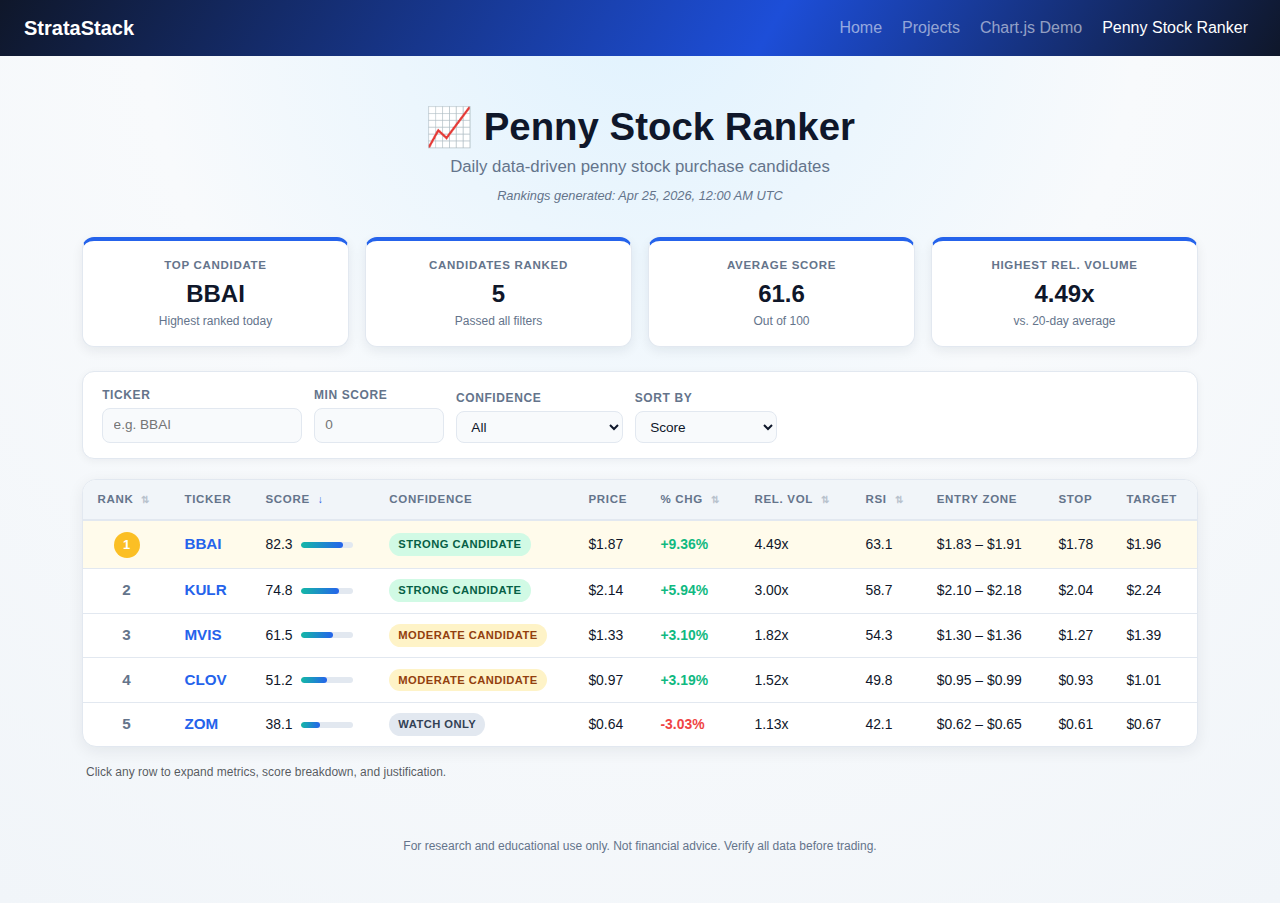
<file: penny-stock-ranker.html>
<!DOCTYPE html>
<html lang="en">
<head>
  <meta charset="UTF-8">
  <meta name="viewport" content="width=device-width, initial-scale=1.0">
  <title>Penny Stock Ranker – Daily Data-Driven Candidates</title>
  <meta name="description" content="A daily data-driven penny-stock purchase candidate ranking dashboard. Research and educational use only.">

  <link href="https://cdn.jsdelivr.net/npm/bootstrap@5.3.2/dist/css/bootstrap.min.css" rel="stylesheet">
  <link rel="stylesheet" href="penny-stock-ranker.css">
</head>
<body>

  <!-- ── Navbar ─────────────────────────────────────────────────────────── -->
  <nav class="navbar navbar-expand-lg navbar-dark sticky-top">
    <div class="container-fluid px-3 px-lg-4">
      <a class="navbar-brand fw-bold" href="/">StrataStack</a>
      <button class="navbar-toggler" type="button"
              data-bs-toggle="collapse" data-bs-target="#mainNav"
              aria-controls="mainNav" aria-expanded="false" aria-label="Toggle navigation">
        <span class="navbar-toggler-icon"></span>
      </button>
      <div class="collapse navbar-collapse" id="mainNav">
        <ul class="navbar-nav ms-auto gap-1">
          <li class="nav-item"><a class="nav-link" href="/">Home</a></li>
          <li class="nav-item"><a class="nav-link" href="projects.html">Projects</a></li>
          <li class="nav-item"><a class="nav-link" href="chartjs-demo.html">Chart.js Demo</a></li>
          <li class="nav-item"><a class="nav-link active" href="penny-stock-ranker.html">Penny Stock Ranker</a></li>
        </ul>
      </div>
    </div>
  </nav>

  <!-- ── Main ───────────────────────────────────────────────────────────── -->
  <main class="container py-3">

    <!-- Header -->
    <div class="psr-header">
      <h1>📈 Penny Stock Ranker</h1>
      <p class="subtitle">Daily data-driven penny stock purchase candidates</p>
      <p class="generated-at" id="generatedAt">Loading…</p>
    </div>

    <!-- Summary cards -->
    <div class="summary-grid">
      <div class="summary-card">
        <div class="label">Top Candidate</div>
        <div class="value" id="summaryTop">—</div>
        <div class="sub">Highest ranked today</div>
      </div>
      <div class="summary-card">
        <div class="label">Candidates Ranked</div>
        <div class="value" id="summaryCount">—</div>
        <div class="sub">Passed all filters</div>
      </div>
      <div class="summary-card">
        <div class="label">Average Score</div>
        <div class="value" id="summaryAvgScore">—</div>
        <div class="sub">Out of 100</div>
      </div>
      <div class="summary-card">
        <div class="label">Highest Rel. Volume</div>
        <div class="value" id="summaryRvol">—</div>
        <div class="sub">vs. 20-day average</div>
      </div>
    </div>

    <!-- Filter bar -->
    <div class="filter-bar">
      <div>
        <label for="filterTicker">Ticker</label>
        <input type="text" id="filterTicker" placeholder="e.g. BBAI" maxlength="10">
      </div>
      <div>
        <label for="filterMinScore">Min Score</label>
        <input type="number" id="filterMinScore" placeholder="0" min="0" max="100" step="5">
      </div>
      <div>
        <label for="filterConfidence">Confidence</label>
        <select id="filterConfidence">
          <option value="">All</option>
          <option value="Strong Candidate">Strong Candidate</option>
          <option value="Moderate Candidate">Moderate Candidate</option>
          <option value="Watch Only">Watch Only</option>
        </select>
      </div>
      <div>
        <label for="sortBy">Sort By</label>
        <select id="sortBy">
          <option value="score">Score</option>
          <option value="relativeVolume">Relative Volume</option>
          <option value="percentChange">% Change</option>
          <option value="rsi">RSI</option>
          <option value="volume">Volume</option>
        </select>
      </div>
    </div>

    <!-- Rankings table -->
    <div id="tableSection">
      <div class="table-wrapper">
        <table class="rankings-table" aria-label="Penny stock rankings">
          <thead>
            <tr>
              <th data-sort="rank" title="Click to sort">Rank <span class="sort-icon">⇅</span></th>
              <th>Ticker</th>
              <th data-sort="score" class="sorted" title="Click to sort">Score <span class="sort-icon">↓</span></th>
              <th>Confidence</th>
              <th>Price</th>
              <th data-sort="percentChange" title="Click to sort">% Chg <span class="sort-icon">⇅</span></th>
              <th data-sort="relativeVolume" title="Click to sort">Rel. Vol <span class="sort-icon">⇅</span></th>
              <th data-sort="rsi" title="Click to sort">RSI <span class="sort-icon">⇅</span></th>
              <th>Entry Zone</th>
              <th>Stop</th>
              <th>Target</th>
            </tr>
          </thead>
          <tbody id="rankingsBody">
            <!-- Populated by penny-stock-ranker.js -->
          </tbody>
        </table>
      </div>
      <p class="text-muted" style="font-size:0.75rem; margin-top:-0.5rem; padding: 0 0.25rem">
        Click any row to expand metrics, score breakdown, and justification.
      </p>
    </div>

    <!-- Empty / error state -->
    <div id="emptyState" style="display:none">
      <div class="state-card">
        <div class="state-icon">📭</div>
        <p>No candidates match the current filters.</p>
      </div>
    </div>

  </main>

  <!-- ── Footer ─────────────────────────────────────────────────────────── -->
  <footer class="psr-footer">
    <p>For research and educational use only. Not financial advice. Verify all data before trading.</p>
  </footer>

  <script src="https://cdn.jsdelivr.net/npm/bootstrap@5.3.2/dist/js/bootstrap.bundle.min.js"></script>
  <script src="penny-stock-ranker.js"></script>
</body>
</html>
</file>
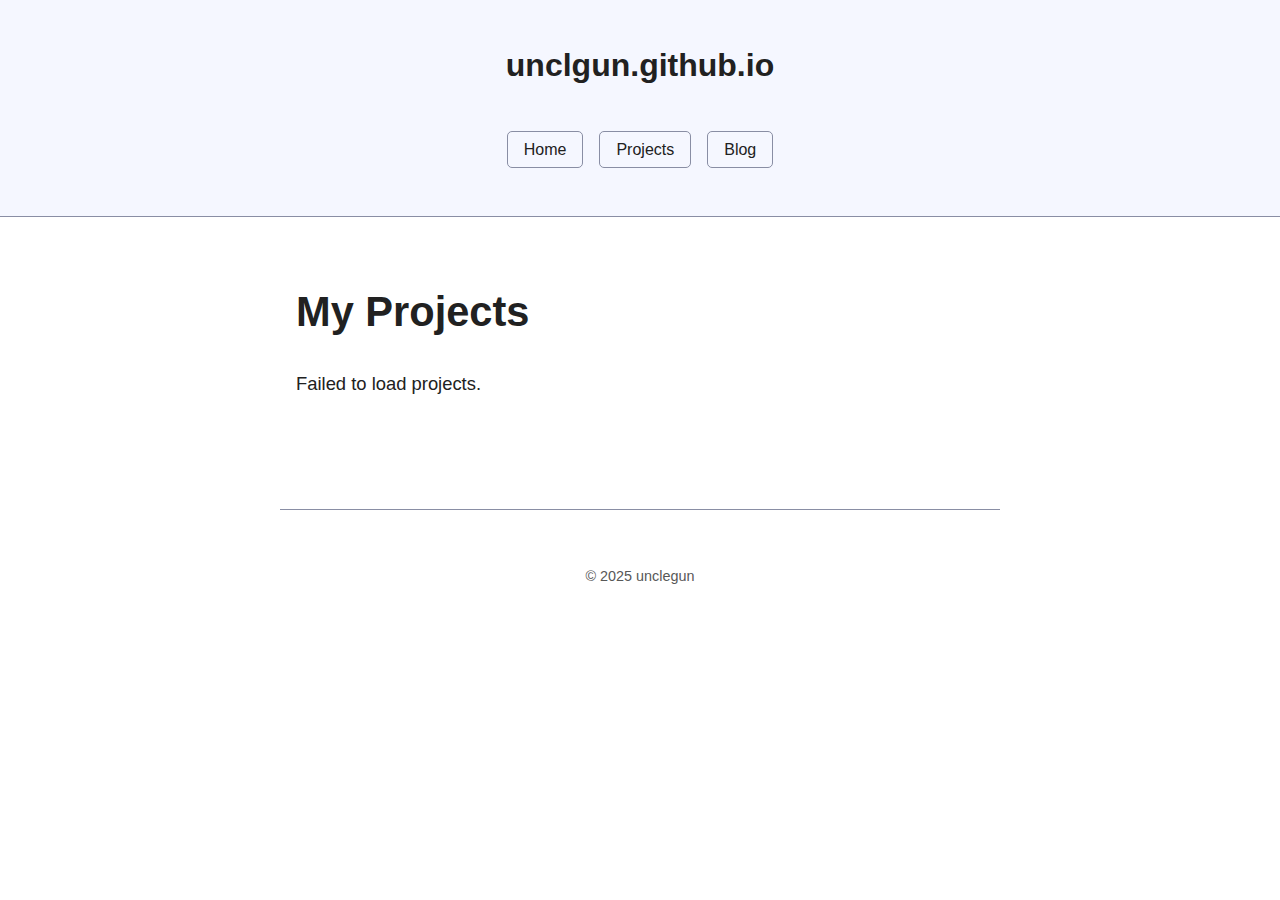
<file: projects.html>
<!DOCTYPE html>
<html lang="en">
<head>
    <meta charset="UTF-8">
    <meta name="viewport" content="width=device-width, initial-scale=1.0">
    <title>Projects</title>
    <link rel="stylesheet" href="style.css">
</head>
<body>
    <header>
        <h3>unclgun.github.io</h3>
        <nav>
            <ul>
                <li><a href="index.html">Home</a></li>
                <li><a href="projects.html">Projects</a></li>
                <li><a href="blog.html">Blog</a></li>
            </ul>
        </nav>
    </header>

    <main>
        <section>
            <h2>My Projects</h2>
            <div id="projects-list">
                <p>Loading projects...</p>
            </div>
        </section>
    </main>

    <footer>
        <p>&copy; 2025 unclegun</p>
    </footer>

    <script src="script.js"></script>
</body>
</html>
</file>
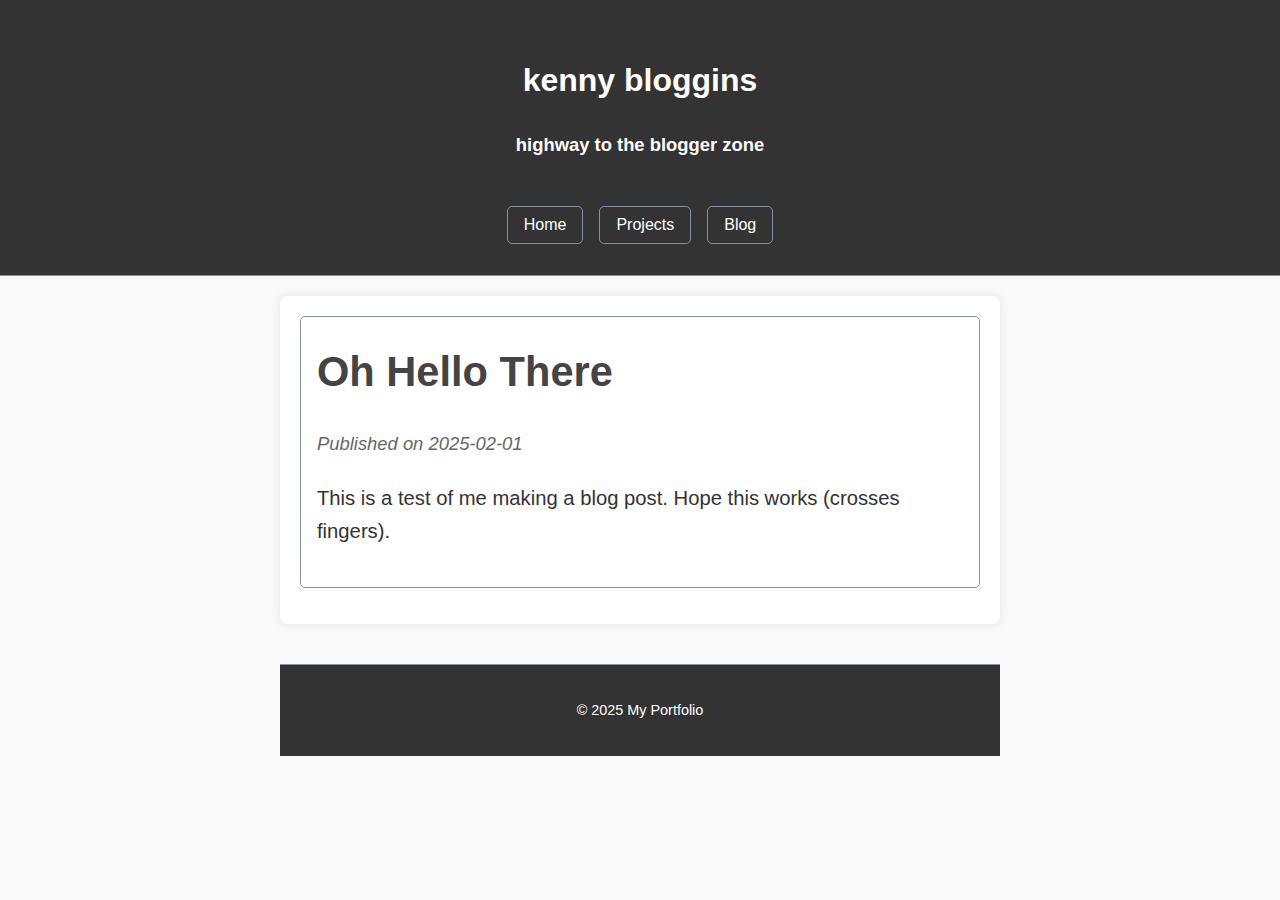
<file: posts/First Post.html>
<!DOCTYPE html>
<html lang="en">
<head>
    <meta charset="UTF-8">
    <meta name="viewport" content="width=device-width, initial-scale=1.0">
    <title>Oh Hello There</title>
    <link rel="stylesheet" href="../style.css">
</head>
<body class="blog-post">
    <header class="blog-header">
        <h3><a href="../index.html">kenny bloggins</a></h3>
        <h5>highway to the blogger zone</h5>
        <nav>
            <ul>
                <li><a href="../index.html">Home</a></li>
                <li><a href="../projects.html">Projects</a></li>
                <li><a href="blog.html">Blog</a></li>
            </ul>
        </nav>
    </header>
    
    <main class="blog-content">
        <article class="blog-article">
            <h2 class="blog-title">Oh Hello There</h2>
            <p class="blog-date"><em>Published on 2025-02-01</em></p>
            <div class="blog-body">
                <p>This is a test of me making a blog post. Hope this
                works (crosses fingers).</p>
            </div>
        </article>
    </main>
    
    <footer class="blog-footer">
        <p>&copy; 2025 My Portfolio</p>
    </footer>
</body>
</html>
</file>
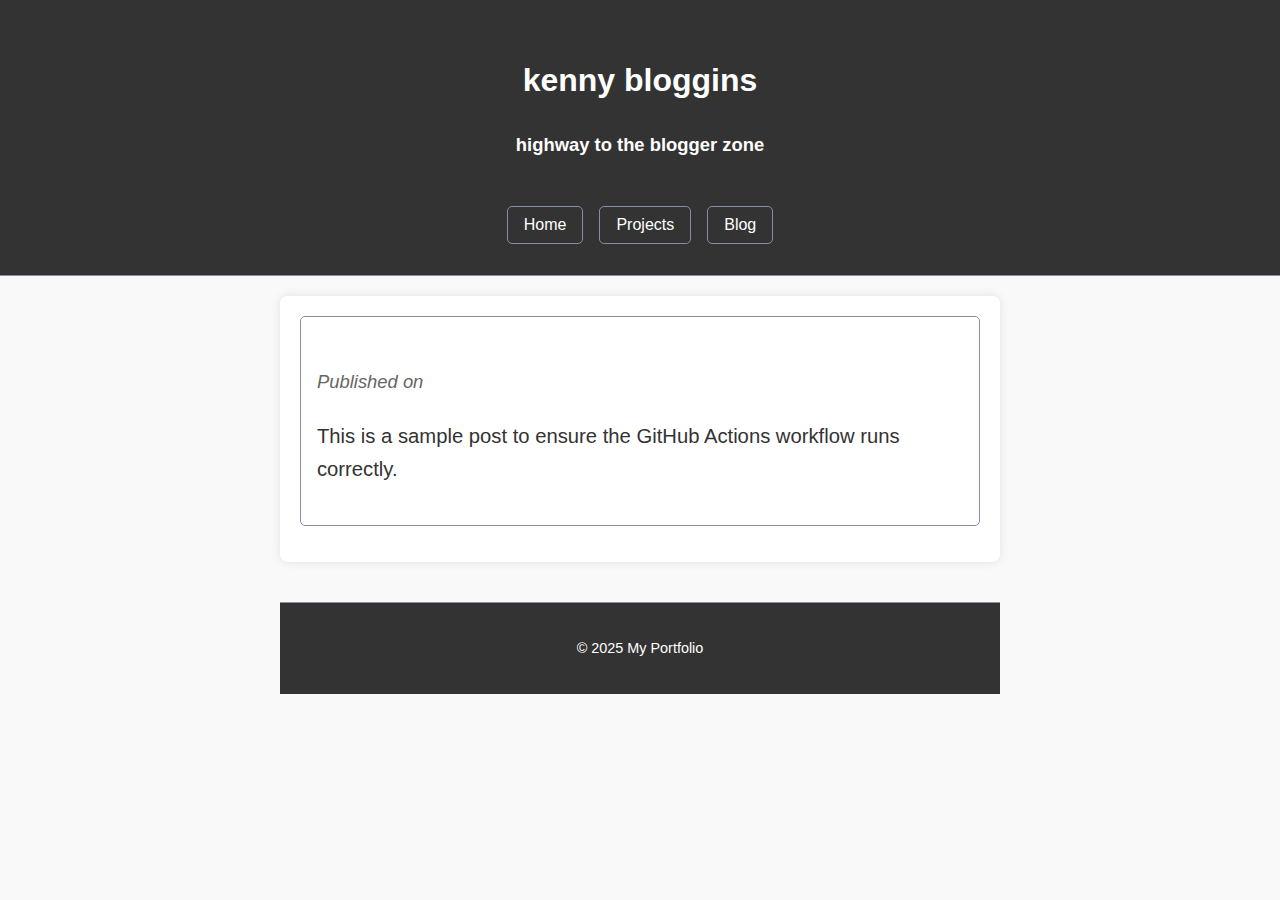
<file: posts/test.html>
<!DOCTYPE html>
<html lang="en">
<head>
    <meta charset="UTF-8">
    <meta name="viewport" content="width=device-width, initial-scale=1.0">
    <title></title>
    <link rel="stylesheet" href="../style.css">
</head>
<body class="blog-post">
    <header class="blog-header">
        <h3><a href="../index.html">kenny bloggins</a></h3>
        <h5>highway to the blogger zone</h5>
        <nav>
            <ul>
                <li><a href="../index.html">Home</a></li>
                <li><a href="../projects.html">Projects</a></li>
                <li><a href="blog.html">Blog</a></li>
            </ul>
        </nav>
    </header>
    
    <main class="blog-content">
        <article class="blog-article">
            <h2 class="blog-title"></h2>
            <p class="blog-date"><em>Published on </em></p>
            <div class="blog-body">
                <p> T h i s   i s   a   s a m p l e   p o s t   t o   e n s u r e   t h e   G i t H u b   A c t i o n s 
                 w o r k f l o w   r u n s   c o r r e c t l y .     </p>
            </div>
        </article>
    </main>
    
    <footer class="blog-footer">
        <p>&copy; 2025 My Portfolio</p>
    </footer>
</body>
</html>
</file>
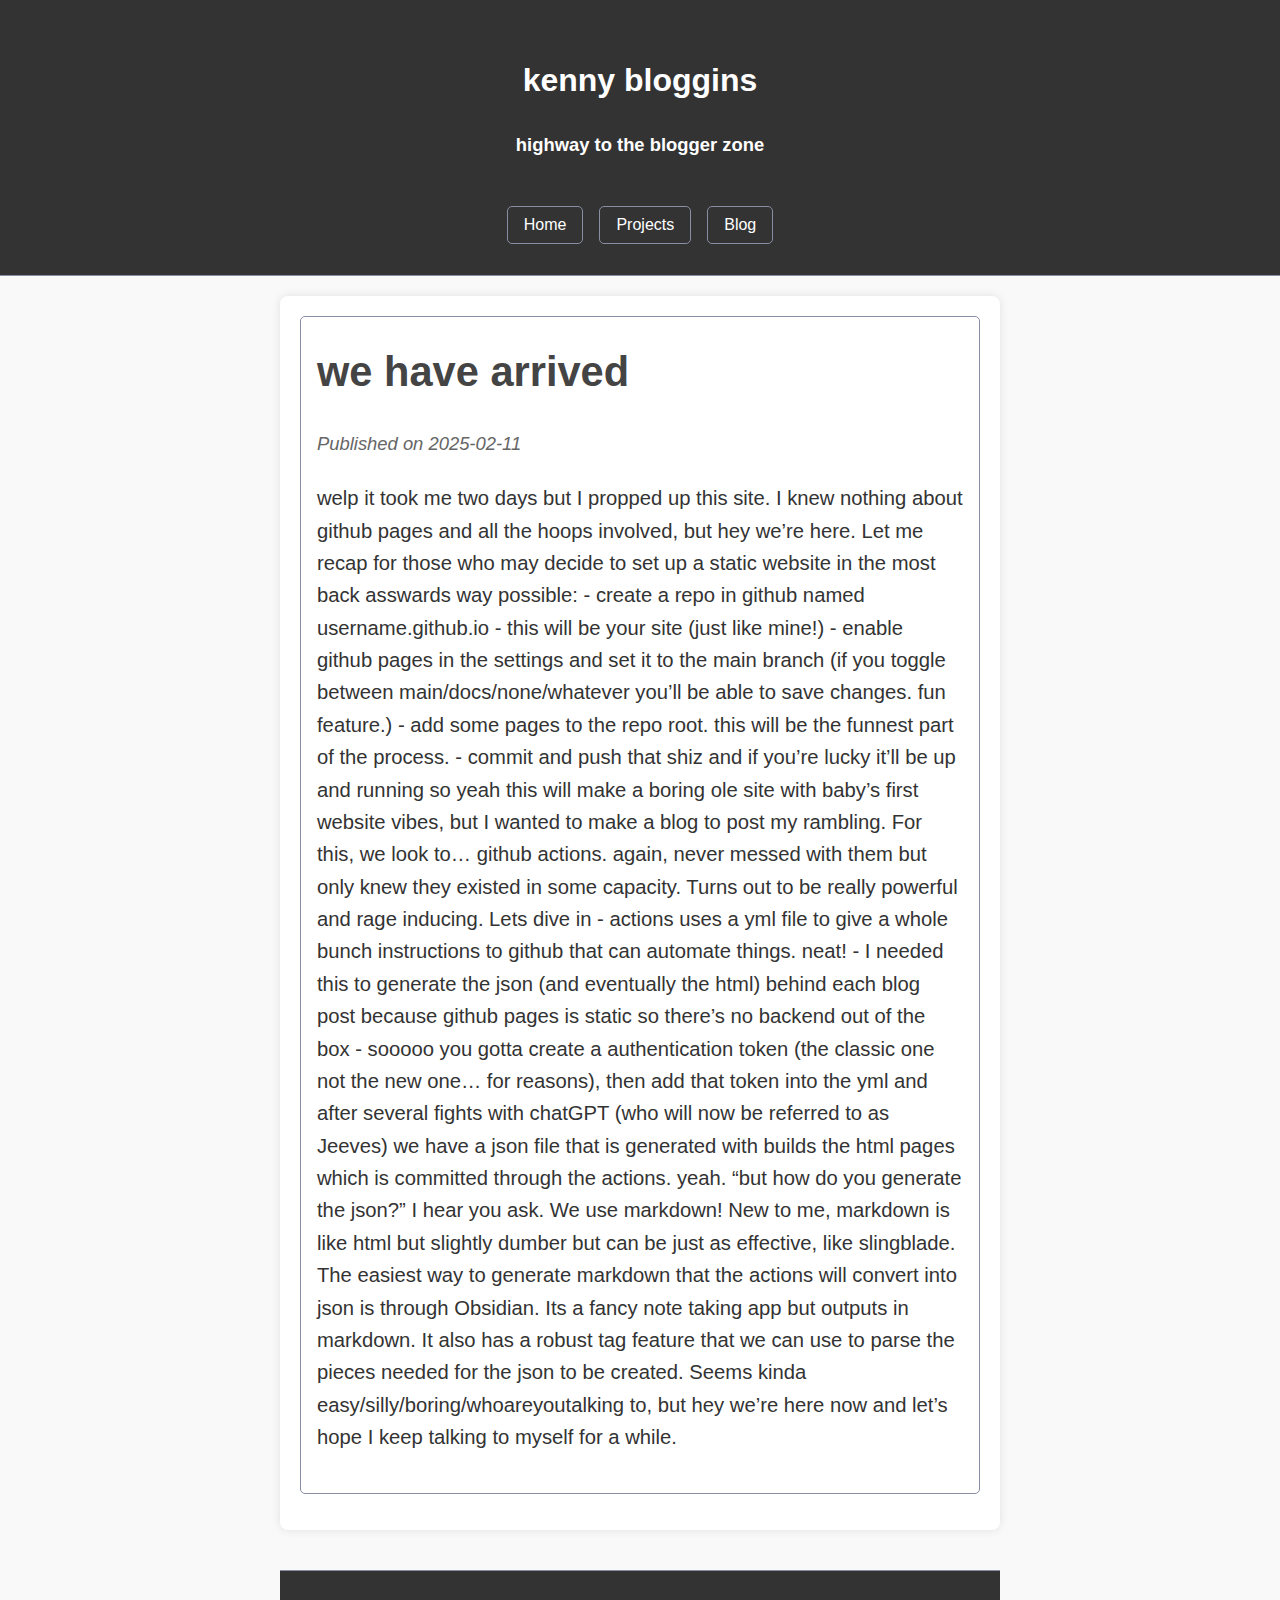
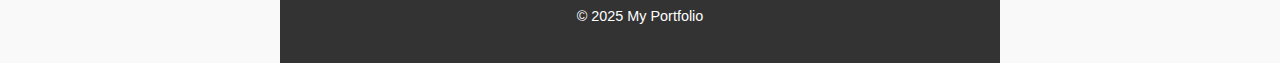
<file: posts/We have arrived.html>
<!DOCTYPE html>
<html lang="en">
<head>
    <meta charset="UTF-8">
    <meta name="viewport" content="width=device-width, initial-scale=1.0">
    <title>we have arrived</title>
    <link rel="stylesheet" href="../style.css">
</head>
<body class="blog-post">
    <header class="blog-header">
        <h3><a href="../index.html">kenny bloggins</a></h3>
        <h5>highway to the blogger zone</h5>
        <nav>
            <ul>
                <li><a href="../index.html">Home</a></li>
                <li><a href="../projects.html">Projects</a></li>
                <li><a href="blog.html">Blog</a></li>
            </ul>
        </nav>
    </header>
    
    <main class="blog-content">
        <article class="blog-article">
            <h2 class="blog-title">we have arrived</h2>
            <p class="blog-date"><em>Published on 2025-02-11</em></p>
            <div class="blog-body">
                <p>welp it took me two days but I propped up this site.
                I knew nothing about github pages and all the hoops
                involved, but hey we’re here. Let me recap for those who
                may decide to set up a static website in the most back
                asswards way possible: - create a repo in github named
                username.github.io - this will be your site (just like
                mine!) - enable github pages in the settings and set it
                to the main branch (if you toggle between
                main/docs/none/whatever you’ll be able to save changes.
                fun feature.) - add some pages to the repo root. this
                will be the funnest part of the process. - commit and
                push that shiz and if you’re lucky it’ll be up and
                running so yeah this will make a boring ole site with
                baby’s first website vibes, but I wanted to make a blog
                to post my rambling. For this, we look to… github
                actions. again, never messed with them but only knew
                they existed in some capacity. Turns out to be really
                powerful and rage inducing. Lets dive in - actions uses
                a yml file to give a whole bunch instructions to github
                that can automate things. neat! - I needed this to
                generate the json (and eventually the html) behind each
                blog post because github pages is static so there’s no
                backend out of the box - sooooo you gotta create a
                authentication token (the classic one not the new one…
                for reasons), then add that token into the yml and after
                several fights with chatGPT (who will now be referred to
                as Jeeves) we have a json file that is generated with
                builds the html pages which is committed through the
                actions. yeah. “but how do you generate the json?” I
                hear you ask. We use markdown! New to me, markdown is
                like html but slightly dumber but can be just as
                effective, like slingblade. The easiest way to generate
                markdown that the actions will convert into json is
                through Obsidian. Its a fancy note taking app but
                outputs in markdown. It also has a robust tag feature
                that we can use to parse the pieces needed for the json
                to be created. Seems kinda
                easy/silly/boring/whoareyoutalking to, but hey we’re
                here now and let’s hope I keep talking to myself for a
                while.</p>
            </div>
        </article>
    </main>
    
    <footer class="blog-footer">
        <p>&copy; 2025 My Portfolio</p>
    </footer>
</body>
</html>
</file>
<file: style.css>
/* Global variables. */
:root {
    /* Set sans-serif & mono fonts */
    --sans-font: -apple-system, BlinkMacSystemFont, "Avenir Next", Avenir,
      "Nimbus Sans L", Roboto, "Noto Sans", "Segoe UI", Arial, Helvetica,
      "Helvetica Neue", sans-serif;
    --mono-font: Consolas, Menlo, Monaco, "Andale Mono", "Ubuntu Mono", monospace;
    --standard-border-radius: 5px;
  
    /* Default (light) theme */
    --bg: #fff;
    --accent-bg: #f5f7ff;
    --text: #212121;
    --text-light: #585858;
    --border: #898EA4;
    --accent: #0d47a1;
    --accent-hover: #1266e2;
    --accent-text: var(--bg);
    --code: #d81b60;
    --preformatted: #444;
    --marked: #ffdd33;
    --disabled: #efefef;
  }
  
  /* Dark theme */
  @media (prefers-color-scheme: dark) {
    :root {
      color-scheme: dark;
      --bg: #212121;
      --accent-bg: #2b2b2b;
      --text: #dcdcdc;
      --text-light: #ababab;
      --accent: #ffb300;
      --accent-hover: #ffe099;
      --accent-text: var(--bg);
      --code: #f06292;
      --preformatted: #ccc;
      --disabled: #111;
    }
    /* Add a bit of transparency so light media isn't so glaring in dark mode */
    img,
    video {
      opacity: 0.8;
    }
  }
  .img-home{
    max-width: 300px;
    display: block;
    margin: 10px auto;
  }
  .p-img, .p-intro{
    text-align: center;
    font-size: 1em;
  }



  /* Blog Page Styling */
    .blog-post {
        background-color: #f9f9f9;
        font-family: Arial, sans-serif;
        line-height: 1.6;
        margin: 0;
        padding: 0;
        color: #333;
    }

    .blog-header {
        background: #333;
        color: white;
        padding: 15px;
        text-align: center;
    }

    .blog-header a {
        color: white;
        text-decoration: none;
    }

    .blog-content {
        max-width: 800px;
        margin: 20px auto;
        background: white;
        padding: 20px;
        border-radius: 8px;
        box-shadow: 0 0 10px rgba(0, 0, 0, 0.1);
    }

    .blog-title {
        color: #444;
    }

    .blog-date {
        font-style: italic;
        color: #666;
        margin-bottom: 10px;
    }

    .blog-body {
        font-size: 1.1em;
    }

    .blog-footer {
        text-align: center;
        padding: 10px;
        background: #333;
        color: white;
        margin-top: 20px;
    }

  /* Reset box-sizing */
  *, *::before, *::after {
    box-sizing: border-box;
  }
  
  /* Reset default appearance */
  textarea,
  select,
  input,
  progress {
    appearance: none;
    -webkit-appearance: none;
    -moz-appearance: none;
  }
  
  html {
    /* Set the font globally */
    font-family: var(--sans-font);
    scroll-behavior: smooth;
  }
  
  /* Make the body a nice central block */
  body {
    color: var(--text);
    background-color: var(--bg);
    font-size: 1.15rem;
    line-height: 1.5;
    display: grid;
    grid-template-columns: 1fr min(45rem, 90%) 1fr;
    margin: 0;
  }
  body > * {
    grid-column: 2;
  }
  
  /* Make the header bg full width, but the content inline with body */
  body > header {
    background-color: var(--accent-bg);
    border-bottom: 1px solid var(--border);
    text-align: center;
    padding: 0 0.5rem 2rem 0.5rem;
    grid-column: 1 / -1;
  }
  
  body > header > *:only-child {
    margin-block-start: 2rem;
  }
  
  body > header h1 {
    max-width: 1200px;
    margin: 1rem auto;
  }
  
  body > header p {
    max-width: 40rem;
    margin: 1rem auto;
  }
  
  /* Add a little padding to ensure spacing is correct between content and header > nav */
  main {
    padding-top: 1.5rem;
  }
  
  body > footer {
    margin-top: 4rem;
    padding: 2rem 1rem 1.5rem 1rem;
    color: var(--text-light);
    font-size: 0.9rem;
    text-align: center;
    border-top: 1px solid var(--border);
  }
  
  /* Format headers */
  h1 {
    font-size: 3rem;
  }
  
  h2 {
    font-size: 2.6rem;
    margin-top: 3rem;
  }
  
  h3 {
    font-size: 2rem;
    margin-top: 3rem;
  }
  
  h4 {
    font-size: 1.44rem;
  }
  
  h5 {
    font-size: 1.15rem;
  }
  
  h6 {
    font-size: 0.96rem;
  }
  
  p {
    margin: 1.5rem 0;
  }
  
  /* Prevent long strings from overflowing container */
  p, h1, h2, h3, h4, h5, h6 {
    overflow-wrap: break-word;
  }
  
  /* Fix line height when title wraps */
  h1,
  h2,
  h3 {
    line-height: 1.1;
  }
  
  /* Reduce header size on mobile */
  @media only screen and (max-width: 720px) {
    h1 {
      font-size: 2.5rem;
    }
  
    h2 {
      font-size: 2.1rem;
    }
  
    h3 {
      font-size: 1.75rem;
    }
  
    h4 {
      font-size: 1.25rem;
    }
  }
  
  /* Format links & buttons */
  a,
  a:visited {
    color: var(--accent);
  }
  
  a:hover {
    text-decoration: none;
  }
  
  button,
  .button,
  a.button, /* extra specificity to override a */
  input[type="submit"],
  input[type="reset"],
  input[type="button"] {
    border: 1px solid var(--accent);
    background-color: var(--accent);
    color: var(--accent-text);
    padding: 0.5rem 0.9rem;
    text-decoration: none;
    line-height: normal;
  }
  
  .button[aria-disabled="true"], 
  input:disabled,
  textarea:disabled,
  select:disabled,
  button[disabled] {
    cursor: not-allowed;
    background-color: var(--disabled);
    border-color: var(--disabled);
    color: var(--text-light);
  }
  
  input[type="range"] {
    padding: 0;
  }
  
  /* Set the cursor to '?' on an abbreviation and style the abbreviation to show that there is more information underneath */
  abbr[title] {
    cursor: help;
    text-decoration-line: underline;
    text-decoration-style: dotted;
  }
  
  button:enabled:hover,
  .button:not([aria-disabled="true"]):hover,
  input[type="submit"]:enabled:hover,
  input[type="reset"]:enabled:hover,
  input[type="button"]:enabled:hover {
    background-color: var(--accent-hover);
    border-color: var(--accent-hover);
    cursor: pointer;
  }
  
  .button:focus-visible,
  button:focus-visible:where(:enabled),
  input:enabled:focus-visible:where(
    [type="submit"],
    [type="reset"],
    [type="button"]
  ) {
    outline: 2px solid var(--accent);
    outline-offset: 1px;
  }
  
  /* Format navigation */
  header > nav {
    font-size: 1rem;
    line-height: 2;
    padding: 1rem 0 0 0;
  }
  
  /* Use flexbox to allow items to wrap, as needed */
  header > nav ul,
  header > nav ol {
    align-content: space-around;
    align-items: center;
    display: flex;
    flex-direction: row;
    flex-wrap: wrap;
    justify-content: center;
    list-style-type: none;
    margin: 0;
    padding: 0;
  }
  
  /* List items are inline elements, make them behave more like blocks */
  header > nav ul li,
  header > nav ol li {
    display: inline-block;
  }
  
  header > nav a,
  header > nav a:visited {
    margin: 0 0.5rem 1rem 0.5rem;
    border: 1px solid var(--border);
    border-radius: var(--standard-border-radius);
    color: var(--text);
    display: inline-block;
    padding: 0.1rem 1rem;
    text-decoration: none;
  }
  
  header > nav a:hover,
  header > nav a.current,
  header > nav a[aria-current="page"],
  header > nav a[aria-current="true"] {
    border-color: var(--accent);
    color: var(--accent);
    cursor: pointer;
  }
  
  /* Reduce nav side on mobile */
  @media only screen and (max-width: 720px) {
    header > nav a {
      border: none;
      padding: 0;
      text-decoration: underline;
      line-height: 1;
    }
  }
  
  /* Consolidate box styling */
  aside, details, pre, progress {
    background-color: var(--accent-bg);
    border: 1px solid var(--border);
    border-radius: var(--standard-border-radius);
    margin-bottom: 1rem;
  }
  
  aside {
    font-size: 1rem;
    width: 30%;
    padding: 0 15px;
    margin-inline-start: 15px;
    float: right;
  }
  *[dir="rtl"] aside {
    float: left;
  }
  
  /* Make aside full-width on mobile */
  @media only screen and (max-width: 720px) {
    aside {
      width: 100%;
      float: none;
      margin-inline-start: 0;
    }
  }
  
  article, fieldset, dialog {
    border: 1px solid var(--border);
    padding: 1rem;
    border-radius: var(--standard-border-radius);
    margin-bottom: 1rem;
  }
  
  article h2:first-child,
  section h2:first-child,
  article h3:first-child,
  section h3:first-child {
    margin-top: 1rem;
  }
  
  section {
    border-top: 1px solid var(--border);
    border-bottom: 1px solid var(--border);
    padding: 2rem 1rem;
    margin: 3rem 0;
  }
  
  /* Don't double separators when chaining sections */
  section + section,
  section:first-child {
    border-top: 0;
    padding-top: 0;
  }
  
  section + section {
    margin-top: 0;
  }
  
  section:last-child {
    border-bottom: 0;
    padding-bottom: 0;
  }
  
  details {
    padding: 0.7rem 1rem;
  }
  
  summary {
    cursor: pointer;
    font-weight: bold;
    padding: 0.7rem 1rem;
    margin: -0.7rem -1rem;
    word-break: break-all;
  }
  
  details[open] > summary + * {
    margin-top: 0;
  }
  
  details[open] > summary {
    margin-bottom: 0.5rem;
  }
  
  details[open] > :last-child {
    margin-bottom: 0;
  }
  
  /* Format tables */
  table {
    border-collapse: collapse;
    margin: 1.5rem 0;
  }
  
  figure > table {
    width: max-content;
    margin: 0;
  }
  
  td,
  th {
    border: 1px solid var(--border);
    text-align: start;
    padding: 0.5rem;
  }
  
  th {
    background-color: var(--accent-bg);
    font-weight: bold;
  }
  
  tr:nth-child(even) {
    /* Set every other cell slightly darker. Improves readability. */
    background-color: var(--accent-bg);
  }
  
  table caption {
    font-weight: bold;
    margin-bottom: 0.5rem;
  }
  
  /* Format forms */
  textarea,
  select,
  input,
  button,
  .button {
    font-size: inherit;
    font-family: inherit;
    padding: 0.5rem;
    margin-bottom: 0.5rem;
    border-radius: var(--standard-border-radius);
    box-shadow: none;
    max-width: 100%;
    display: inline-block;
  }
  textarea,
  select,
  input {
    color: var(--text);
    background-color: var(--bg);
    border: 1px solid var(--border);
  }
  label {
    display: block;
  }
  textarea:not([cols]) {
    width: 100%;
  }
  
  /* Add arrow to drop-down */
  select:not([multiple]) {
    background-image: linear-gradient(45deg, transparent 49%, var(--text) 51%),
      linear-gradient(135deg, var(--text) 51%, transparent 49%);
    background-position: calc(100% - 15px), calc(100% - 10px);
    background-size: 5px 5px, 5px 5px;
    background-repeat: no-repeat;
    padding-inline-end: 25px;
  }
  *[dir="rtl"] select:not([multiple]) {
    background-position: 10px, 15px;
  }
  
  /* checkbox and radio button style */
  input[type="checkbox"],
  input[type="radio"] {
    vertical-align: middle;
    position: relative;
    width: min-content;
  }
  
  input[type="checkbox"] + label,
  input[type="radio"] + label {
    display: inline-block;
  }
  
  input[type="radio"] {
    border-radius: 100%;
  }
  
  input[type="checkbox"]:checked,
  input[type="radio"]:checked {
    background-color: var(--accent);
  }
  
  input[type="checkbox"]:checked::after {
    /* Creates a rectangle with colored right and bottom borders which is rotated to look like a check mark */
    content: " ";
    width: 0.18em;
    height: 0.32em;
    border-radius: 0;
    position: absolute;
    top: 0.05em;
    left: 0.17em;
    background-color: transparent;
    border-right: solid var(--bg) 0.08em;
    border-bottom: solid var(--bg) 0.08em;
    font-size: 1.8em;
    transform: rotate(45deg);
  }
  input[type="radio"]:checked::after {
    /* creates a colored circle for the checked radio button  */
    content: " ";
    width: 0.25em;
    height: 0.25em;
    border-radius: 100%;
    position: absolute;
    top: 0.125em;
    background-color: var(--bg);
    left: 0.125em;
    font-size: 32px;
  }
  
  /* Makes input fields wider on smaller screens */
  @media only screen and (max-width: 720px) {
    textarea,
    select,
    input {
      width: 100%;
    }
  }
  
  /* Set a height for color input */
  input[type="color"] {
    height: 2.5rem;
    padding:  0.2rem;
  }
  
  /* do not show border around file selector button */
  input[type="file"] {
    border: 0;
  }
  
  /* Misc body elements */
  hr {
    border: none;
    height: 1px;
    background: var(--border);
    margin: 1rem auto;
  }
  
  mark {
    padding: 2px 5px;
    border-radius: var(--standard-border-radius);
    background-color: var(--marked);
    color: black;
  }
  
  mark a {
    color: #0d47a1;
  }
  
  img,
  video {
    max-width: 100%;
    height: auto;
    border-radius: var(--standard-border-radius);
  }
  
  figure {
    margin: 0;
    display: block;
    overflow-x: auto;
  }
  
  figure > img,
  figure > picture > img {
    display: block;
    margin-inline: auto;
  }
  
  figcaption {
    text-align: center;
    font-size: 0.9rem;
    color: var(--text-light);
    margin-block: 1rem;
  }
  
  blockquote {
    margin-inline-start: 2rem;
    margin-inline-end: 0;
    margin-block: 2rem;
    padding: 0.4rem 0.8rem;
    border-inline-start: 0.35rem solid var(--accent);
    color: var(--text-light);
    font-style: italic;
  }
  
  cite {
    font-size: 0.9rem;
    color: var(--text-light);
    font-style: normal;
  }
  
  dt {
      color: var(--text-light);
  }
  
  /* Use mono font for code elements */
  code,
  pre,
  pre span,
  kbd,
  samp {
    font-family: var(--mono-font);
    color: var(--code);
  }
  
  kbd {
    color: var(--preformatted);
    border: 1px solid var(--preformatted);
    border-bottom: 3px solid var(--preformatted);
    border-radius: var(--standard-border-radius);
    padding: 0.1rem 0.4rem;
  }
  
  pre {
    padding: 1rem 1.4rem;
    max-width: 100%;
    overflow: auto;
    color: var(--preformatted);
  }
  
  /* Fix embedded code within pre */
  pre code {
    color: var(--preformatted);
    background: none;
    margin: 0;
    padding: 0;
  }
  
  /* Progress bars */
  /* Declarations are repeated because you */
  /* cannot combine vendor-specific selectors */
  progress {
    width: 100%;
  }
  
  progress:indeterminate {
    background-color: var(--accent-bg);
  }
  
  progress::-webkit-progress-bar {
    border-radius: var(--standard-border-radius);
    background-color: var(--accent-bg);
  }
  
  progress::-webkit-progress-value {
    border-radius: var(--standard-border-radius);
    background-color: var(--accent);
  }
  
  progress::-moz-progress-bar {
    border-radius: var(--standard-border-radius);
    background-color: var(--accent);
    transition-property: width;
    transition-duration: 0.3s;
  }
  
  progress:indeterminate::-moz-progress-bar {
    background-color: var(--accent-bg);
  }
  
  dialog {
    background-color: var(--bg);
    max-width: 40rem;
    margin: auto;
  }
  
  dialog::backdrop {
    background-color: var(--bg);
    opacity: 0.8;
  }
  
  @media only screen and (max-width: 720px) {
    dialog {
      max-width: 100%;
      margin: auto 1em;
    }
  }
  
  /* Superscript & Subscript */
  /* Prevent scripts from affecting line-height. */
  sup, sub {
    vertical-align: baseline;
    position: relative;
  }
  
  sup {
    top: -0.4em;
  }
  
  sub { 
    top: 0.3em; 
  }
  
  /* Classes for notices */
  .notice {
    background: var(--accent-bg);
    border: 2px solid var(--border);
    border-radius: var(--standard-border-radius);
    padding: 1.5rem;
    margin: 2rem 0;
  }
  
  /* Print */
  @media print {
    @page {
      margin: 1cm;
    }
    body {
      display: block;
    }
    body > header {
      background-color: unset;
    }
    body > header nav,
    body > footer {
      display: none;
    }
    article {
      border: none;
      padding: 0;
    }
    a[href^="http"]::after {
      content: " <" attr(href) ">";
    }
    abbr[title]:after {
      content: " (" attr(title) ")";
    }
    a {
      text-decoration: none;
    }
    p {
      widows: 3;
      orphans: 3;
    }
    hr {
      border-top: 1px solid var(--border);
    }
    mark {
      border: 1px solid var(--border);
    }
    pre, table, figure, img, svg {
      break-inside: avoid;
    }
    pre code {
      white-space: pre-wrap;
    }
  }
</file>
<file: garden/styles.css>
/* Community Garden - Stardew Valley-inspired styling */

* {
  box-sizing: border-box;
}

:root {
  --primary-bg: #2d3a2d;
  --secondary-bg: #3a5a40;
  --accent-light: #e8c89f;
  --accent-dark: #8b7355;
  --wood: #6b5344;
  --green: #5a7a60;
  --highlight: #ffd700;
}

body {
  font-family: 'Georgia', 'Palatino', serif;
  background: linear-gradient(180deg, #2d3a2d 0%, #1a2a1a 100%);
  color: #e8c89f;
  margin: 0;
  padding: 20px;
  min-height: 100vh;
}

/* Header */
header {
  text-align: center;
  margin-bottom: 30px;
  border-bottom: 2px solid #8b7355;
  padding-bottom: 15px;
}

header h1 {
  font-size: 2.5rem;
  color: #ffd700;
  margin: 0;
  text-shadow: 2px 2px 4px rgba(0, 0, 0, 0.5);
}

header p {
  margin: 10px 0 0;
  color: #c9a961;
  font-style: italic;
  font-size: 0.95rem;
}

/* Main container */
.container {
  max-width: 1200px;
  margin: 0 auto;
  display: grid;
  grid-template-columns: 1fr 300px;
  gap: 20px;
}

/* Garden SVG */
.garden-container {
  background: linear-gradient(135deg, #3a5a40 0%, #2d4a35 100%);
  border: 3px solid #8b7355;
  border-radius: 8px;
  padding: 10px;
  box-shadow: inset 0 0 10px rgba(0, 0, 0, 0.5), 0 0 20px rgba(0, 0, 0, 0.7);
  overflow: auto;
  max-height: 550px;
}

.garden-svg {
  width: 100%;
  height: auto;
  display: block;
}

.garden-bg {
  /* Subtle texture would go here */
}

.garden-tile {
  transition: fill 0.2s ease;
  cursor: pointer;
}

.garden-tile:hover {
  fill: #6a8a70 !important;
  filter: brightness(1.1);
}

.plot-border {
  pointer-events: none;
}

.plot-label {
  pointer-events: none;
  font-weight: bold;
  filter: drop-shadow(1px 1px 2px rgba(0, 0, 0, 0.7));
}

/* Plants */
.plant-group {
  cursor: pointer;
  transition: transform 0.15s ease;
}

.plant-group:hover .plant-part {
  filter: brightness(1.15);
}

.plant-part {
  transition: fill 0.3s ease;
}

.plant-selection {
  pointer-events: none;
  animation: pulse-selection 1.5s ease-in-out infinite;
}

.plant-glow {
  animation: glow-pulse 2s ease-in-out infinite;
}

.plant-group.planted {
  animation: pop-in 0.4s cubic-bezier(0.34, 1.56, 0.64, 1) forwards;
}

@keyframes pop-in {
  0% {
    opacity: 0;
    transform: scale(0.3);
  }
  100% {
    opacity: 1;
    transform: scale(1);
  }
}

@keyframes pulse-selection {
  0%, 100% {
    stroke-width: 2px;
    opacity: 0.6;
  }
  50% {
    stroke-width: 2px;
    opacity: 1;
  }
}

@keyframes glow-pulse {
  0%, 100% {
    opacity: 0.3;
  }
  50% {
    opacity: 0.8;
  }
}

/* Sway animation for plants */
.sway {
  transform-origin: center;
  animation: gentle-sway 4s ease-in-out infinite;
}

.plant-group:nth-child(odd) .sway {
  animation-duration: 5s;
}

.plant-group:nth-child(3n) .sway {
  animation-duration: 6s;
}

@keyframes gentle-sway {
  0%, 100% {
    transform: none;
  }
  25% {
    transform: translateX(0.5px) translateY(-0.3px);
  }
  75% {
    transform: translateX(-0.5px) translateY(0.3px);
  }
}

.plant-watering {
  animation: water-sparkle 2s ease-out forwards;
}

@keyframes water-sparkle {
  0% {
    opacity: 1;
    r: 0;
  }
  100% {
    opacity: 0;
    r: 6px;
  }
}

/* Sidebar */
.sidebar {
  background: linear-gradient(135deg, #3a5a40 0%, #2d4a35 100%);
  border: 2px solid #8b7355;
  border-radius: 8px;
  padding: 20px;
  max-height: 550px;
  overflow-y: auto;
  box-shadow: 0 0 15px rgba(0, 0, 0, 0.5);
}

.sidebar h2 {
  margin-top: 0;
  color: #ffd700;
  font-size: 1.3rem;
  border-bottom: 1px solid #8b7355;
  padding-bottom: 10px;
}

.sidebar h3 {
  color: #e8c89f;
  font-size: 1rem;
  margin: 15px 0 10px;
}

/* User selection */
.user-section {
  margin-bottom: 20px;
}

.user-dropdown {
  width: 100%;
  padding: 8px;
  background: #2d3a2d;
  color: #e8c89f;
  border: 1px solid #8b7355;
  border-radius: 4px;
  font-family: 'Georgia', serif;
  cursor: pointer;
  margin-bottom: 10px;
}

.user-dropdown:focus {
  outline: none;
  border-color: #ffd700;
  box-shadow: 0 0 5px rgba(255, 215, 0, 0.3);
}

.user-add-section {
  display: flex;
  gap: 5px;
  margin-bottom: 10px;
}

.user-input {
  flex: 1;
  padding: 6px;
  background: #2d3a2d;
  color: #e8c89f;
  border: 1px solid #8b7355;
  border-radius: 4px;
  font-family: 'Georgia', serif;
  font-size: 0.9rem;
}

.user-input::placeholder {
  color: #7a8a7a;
}

.user-add-btn {
  padding: 6px 10px;
  background: #8b7355;
  color: #fff;
  border: none;
  border-radius: 4px;
  cursor: pointer;
  font-size: 0.85rem;
  font-weight: bold;
  transition: background 0.2s;
}

.user-add-btn:hover {
  background: #a08a6a;
}

.user-info {
  background: #2d3a2d;
  padding: 10px;
  border-left: 3px solid #ffd700;
  border-radius: 2px;
  font-size: 0.9rem;
  color: #c9a961;
}

/* Selected tile info */
.tile-info {
  background: #2d3a2d;
  padding: 10px;
  border-radius: 4px;
  margin-bottom: 15px;
  font-size: 0.9rem;
  color: #c9a961;
}

.tile-info.empty {
  opacity: 0.6;
}

/* Plant info */
.plant-info {
  background: #2d3a2d;
  border-left: 3px solid #8b7355;
  padding: 10px;
  border-radius: 2px;
  font-size: 0.85rem;
  margin-bottom: 15px;
  color: #c9a961;
}

.plant-info strong {
  color: #e8c89f;
  display: block;
  margin-bottom: 5px;
}

.plant-stat {
  display: flex;
  justify-content: space-between;
  margin: 3px 0;
}

.plant-stat .label {
  text-align: left;
}

.plant-stat .value {
  text-align: right;
  color: #ffd700;
  font-weight: bold;
}

/* Buttons */
button {
  display: block;
  width: 100%;
  padding: 10px;
  margin-bottom: 10px;
  background: linear-gradient(135deg, #8b7355 0%, #6b5344 100%);
  color: #fff;
  border: 1px solid #5a4333;
  border-radius: 4px;
  cursor: pointer;
  font-family: 'Georgia', serif;
  font-size: 0.95rem;
  font-weight: bold;
  transition: all 0.2s ease;
  box-shadow: 0 2px 5px rgba(0, 0, 0, 0.3);
}

button:hover {
  background: linear-gradient(135deg, #a08a6a 0%, #8a7555 100%);
  transform: translateY(-1px);
  box-shadow: 0 4px 8px rgba(0, 0, 0, 0.4);
}

button:active {
  transform: translateY(0);
  box-shadow: 0 1px 3px rgba(0, 0, 0, 0.3);
}

button:disabled {
  opacity: 0.5;
  cursor: not-allowed;
  transform: none;
}

button.secondary {
  background: #5a7a60;
  border-color: #4a6a50;
}

button.secondary:hover {
  background: #6a8a70;
}

/* Hints & messages */
.hint {
  color: #a9a974;
  font-size: 0.8rem;
  margin-top: 5px;
  font-style: italic;
}

.message {
  padding: 8px;
  border-radius: 3px;
  margin-bottom: 10px;
  font-size: 0.85rem;
  text-align: center;
}

.message.info {
  background: #3a5a40;
  color: #c9a961;
  border: 1px solid #8b7355;
}

.message.warning {
  background: #5a4a2a;
  color: #ffb347;
  border: 1px solid #d2691e;
}

/* Cooldown indicator */
.cooldown-timer {
  color: #ffb347;
  font-weight: bold;
  margin-top: 5px;
}

/* Scrollbars */
.garden-container::-webkit-scrollbar,
.sidebar::-webkit-scrollbar {
  width: 8px;
}

.garden-container::-webkit-scrollbar-track,
.sidebar::-webkit-scrollbar-track {
  background: #2d3a2d;
  border-radius: 4px;
}

.garden-container::-webkit-scrollbar-thumb,
.sidebar::-webkit-scrollbar-thumb {
  background: #8b7355;
  border-radius: 4px;
}

.garden-container::-webkit-scrollbar-thumb:hover,
.sidebar::-webkit-scrollbar-thumb:hover {
  background: #a08a6a;
}

/* Responsive */
@media (max-width: 900px) {
  .container {
    grid-template-columns: 1fr;
  }

  .sidebar {
    max-height: none;
  }

  .garden-container {
    max-height: 600px;
  }
}

@media (max-width: 600px) {
  header h1 {
    font-size: 1.8rem;
  }

  .sidebar {
    padding: 15px;
  }

  .user-section {
    margin-bottom: 15px;
  }
}

/* Footer */
footer {
  text-align: center;
  margin-top: 30px;
  color: #8b8a7a;
  font-size: 0.9rem;
  border-top: 1px solid #8b7355;
  padding-top: 15px;
}
</file>
<file: penny-stock-ranker.css>
/* penny-stock-ranker.css */
/* Matches the design language of chartjs-demo.html / coding-standards.html */

:root {
  --ink: #0f172a;
  --muted: #64748b;
  --surface: #ffffff;
  --shell: #f8fafc;
  --accent: #2563eb;
  --accent-soft: #e0f2fe;
  --accent-2: #14b8a6;
  --accent-3: #f97316;
  --warning: #f59e0b;
  --success: #10b981;
  --danger: #ef4444;
  --border: #e2e8f0;
}

/* ── Base ──────────────────────────────────────────────────────────────── */

body {
  background: radial-gradient(circle at top, #e0f2fe 0%, var(--shell) 45%, #f1f5f9 100%);
  color: var(--ink);
  font-family: "Segoe UI", Tahoma, Geneva, Verdana, sans-serif;
  margin: 0;
  min-height: 100vh;
}

/* ── Navbar ─────────────────────────────────────────────────────────────── */

.navbar {
  background: linear-gradient(120deg, #0f172a 0%, #1d4ed8 60%, #0f172a 100%) !important;
}

/* ── Header / hero ──────────────────────────────────────────────────────── */

.psr-header {
  padding: 2rem 0 1rem;
  text-align: center;
}

.psr-header h1 {
  font-size: clamp(1.6rem, 4vw, 2.4rem);
  font-weight: 700;
  color: var(--ink);
  margin-bottom: 0.25rem;
}

.psr-header .subtitle {
  color: var(--muted);
  font-size: 1.05rem;
  margin-bottom: 0.4rem;
}

.psr-header .generated-at {
  font-size: 0.8rem;
  color: var(--muted);
  font-style: italic;
}

/* ── Summary cards ──────────────────────────────────────────────────────── */

.summary-grid {
  display: grid;
  grid-template-columns: repeat(auto-fit, minmax(180px, 1fr));
  gap: 1rem;
  margin-bottom: 1.5rem;
}

.summary-card {
  background: var(--surface);
  border: 1px solid var(--border);
  border-top: 4px solid var(--accent);
  border-radius: 12px;
  padding: 1rem 1.25rem;
  box-shadow: 0 4px 12px rgba(15, 23, 42, 0.07);
  text-align: center;
}

.summary-card .label {
  font-size: 0.72rem;
  font-weight: 600;
  text-transform: uppercase;
  letter-spacing: 0.06em;
  color: var(--muted);
  margin-bottom: 0.35rem;
}

.summary-card .value {
  font-size: 1.5rem;
  font-weight: 700;
  color: var(--ink);
  line-height: 1.2;
}

.summary-card .sub {
  font-size: 0.75rem;
  color: var(--muted);
  margin-top: 0.2rem;
}

/* ── Filter bar ─────────────────────────────────────────────────────────── */

.filter-bar {
  background: var(--surface);
  border: 1px solid var(--border);
  border-radius: 12px;
  padding: 0.9rem 1.2rem;
  margin-bottom: 1.25rem;
  display: flex;
  flex-wrap: wrap;
  gap: 0.75rem;
  align-items: flex-end;
  box-shadow: 0 2px 8px rgba(15, 23, 42, 0.05);
}

.filter-bar label {
  font-size: 0.75rem;
  font-weight: 600;
  text-transform: uppercase;
  letter-spacing: 0.05em;
  color: var(--muted);
  display: block;
  margin-bottom: 0.25rem;
}

.filter-bar input,
.filter-bar select {
  border: 1px solid var(--border);
  border-radius: 8px;
  padding: 0.4rem 0.65rem;
  font-size: 0.85rem;
  background: var(--shell);
  color: var(--ink);
  min-width: 130px;
}

.filter-bar input:focus,
.filter-bar select:focus {
  outline: 2px solid var(--accent);
  outline-offset: 1px;
}

/* ── Rankings table ─────────────────────────────────────────────────────── */

.table-wrapper {
  background: var(--surface);
  border: 1px solid var(--border);
  border-radius: 14px;
  overflow-x: auto;
  box-shadow: 0 4px 16px rgba(15, 23, 42, 0.07);
  margin-bottom: 1.5rem;
}

.rankings-table {
  width: 100%;
  border-collapse: collapse;
  font-size: 0.87rem;
  min-width: 780px;
}

.rankings-table thead tr {
  background: #f1f5f9;
  border-bottom: 2px solid var(--border);
}

.rankings-table th {
  padding: 0.7rem 0.9rem;
  text-align: left;
  font-size: 0.72rem;
  font-weight: 700;
  text-transform: uppercase;
  letter-spacing: 0.06em;
  color: var(--muted);
  cursor: pointer;
  white-space: nowrap;
  user-select: none;
}

.rankings-table th:hover {
  color: var(--accent);
}

.rankings-table th .sort-icon {
  margin-left: 4px;
  opacity: 0.4;
  font-size: 0.65rem;
}

.rankings-table th.sorted .sort-icon {
  opacity: 1;
  color: var(--accent);
}

.rankings-table tbody tr {
  border-bottom: 1px solid var(--border);
  transition: background 0.12s;
  cursor: pointer;
}

.rankings-table tbody tr:hover {
  background: var(--accent-soft);
}

.rankings-table tbody tr:last-child {
  border-bottom: none;
}

.rankings-table tbody tr.top-ranked {
  background: #fffbeb;
}

.rankings-table tbody tr.top-ranked:hover {
  background: #fef3c7;
}

.rankings-table tbody tr.expanded {
  background: var(--accent-soft);
}

.rankings-table td {
  padding: 0.65rem 0.9rem;
  white-space: nowrap;
}

.rankings-table td.ticker-cell {
  font-weight: 700;
  color: var(--accent);
  font-size: 0.95rem;
}

.rankings-table td.rank-cell {
  font-weight: 700;
  color: var(--muted);
  font-size: 0.95rem;
  text-align: center;
}

.rank-badge-1 {
  display: inline-flex;
  align-items: center;
  justify-content: center;
  width: 26px;
  height: 26px;
  border-radius: 50%;
  background: #fbbf24;
  color: #fff;
  font-size: 0.8rem;
  font-weight: 700;
}

/* ── Confidence badges ──────────────────────────────────────────────────── */

.badge-confidence {
  display: inline-flex;
  align-items: center;
  gap: 4px;
  padding: 3px 9px;
  border-radius: 999px;
  font-size: 0.7rem;
  font-weight: 700;
  text-transform: uppercase;
  letter-spacing: 0.04em;
  white-space: nowrap;
}

.badge-strong {
  background: #d1fae5;
  color: #065f46;
}

.badge-moderate {
  background: #fef3c7;
  color: #92400e;
}

.badge-watch {
  background: #e2e8f0;
  color: #334155;
}

/* ── Number colouring ───────────────────────────────────────────────────── */

.positive {
  color: var(--success);
  font-weight: 600;
}

.negative {
  color: var(--danger);
  font-weight: 600;
}

/* ── Score bar ──────────────────────────────────────────────────────────── */

.score-cell {
  display: flex;
  align-items: center;
  gap: 8px;
}

.score-bar-wrap {
  width: 52px;
  height: 6px;
  background: #e2e8f0;
  border-radius: 3px;
  overflow: hidden;
  flex-shrink: 0;
}

.score-bar-fill {
  height: 100%;
  border-radius: 3px;
  background: linear-gradient(90deg, var(--accent-2), var(--accent));
  transition: width 0.3s ease;
}

/* ── Detail card (expandable row) ───────────────────────────────────────── */

.detail-row td {
  padding: 0;
}

.detail-card {
  background: #f8fafc;
  border-top: 1px solid var(--border);
  padding: 1rem 1.2rem 1.2rem;
}

.detail-grid {
  display: grid;
  grid-template-columns: 1fr 1fr;
  gap: 1rem;
}

@media (max-width: 680px) {
  .detail-grid {
    grid-template-columns: 1fr;
  }
}

.detail-section h5 {
  font-size: 0.72rem;
  font-weight: 700;
  text-transform: uppercase;
  letter-spacing: 0.07em;
  color: var(--muted);
  margin: 0 0 0.5rem;
}

.detail-section ul {
  list-style: none;
  padding: 0;
  margin: 0;
}

.detail-section ul li {
  font-size: 0.83rem;
  padding: 0.2rem 0;
  display: flex;
  align-items: flex-start;
  gap: 6px;
  color: var(--ink);
  line-height: 1.45;
}

.detail-section ul li::before {
  content: "▸";
  color: var(--accent);
  flex-shrink: 0;
  margin-top: 1px;
}

.detail-section ul li.warning::before {
  content: "⚠";
  color: var(--warning);
}

.metrics-mini {
  display: flex;
  flex-wrap: wrap;
  gap: 0.5rem;
  margin-top: 0.5rem;
}

.metric-chip {
  background: var(--surface);
  border: 1px solid var(--border);
  border-radius: 8px;
  padding: 0.3rem 0.6rem;
  font-size: 0.75rem;
  line-height: 1.3;
}

.metric-chip .chip-label {
  color: var(--muted);
  display: block;
  font-size: 0.65rem;
  font-weight: 600;
  text-transform: uppercase;
  letter-spacing: 0.05em;
}

.metric-chip .chip-value {
  font-weight: 700;
  color: var(--ink);
}

.score-breakdown {
  display: grid;
  grid-template-columns: 1fr 1fr;
  gap: 0.3rem 1rem;
}

.score-row {
  display: flex;
  justify-content: space-between;
  font-size: 0.8rem;
}

.score-row .score-dim {
  color: var(--muted);
}

.score-row .score-pts {
  font-weight: 700;
  color: var(--ink);
}

.score-row .score-pts.negative {
  color: var(--danger);
}

/* ── Trade zone chips ───────────────────────────────────────────────────── */

.zone-chips {
  display: flex;
  flex-wrap: wrap;
  gap: 0.5rem;
  margin-top: 0.5rem;
}

.zone-chip {
  border-radius: 8px;
  padding: 0.3rem 0.65rem;
  font-size: 0.75rem;
  font-weight: 600;
}

.zone-entry {
  background: #dbeafe;
  color: #1e3a8a;
}

.zone-stop {
  background: #fee2e2;
  color: #991b1b;
}

.zone-target {
  background: #d1fae5;
  color: #065f46;
}

/* ── Empty / error state ─────────────────────────────────────────────────── */

.state-card {
  background: var(--surface);
  border: 1px solid var(--border);
  border-radius: 14px;
  padding: 3rem 2rem;
  text-align: center;
  color: var(--muted);
  font-size: 1rem;
}

.state-card .state-icon {
  font-size: 2.5rem;
  margin-bottom: 0.75rem;
}

/* ── Footer ─────────────────────────────────────────────────────────────── */

.psr-footer {
  text-align: center;
  padding: 1.5rem 0 2rem;
  font-size: 0.75rem;
  color: var(--muted);
}

/* ── Responsive tweaks ──────────────────────────────────────────────────── */

@media (max-width: 576px) {
  .filter-bar {
    flex-direction: column;
    align-items: stretch;
  }

  .filter-bar input,
  .filter-bar select {
    min-width: unset;
    width: 100%;
  }

  .summary-grid {
    grid-template-columns: 1fr 1fr;
  }
}
</file>
